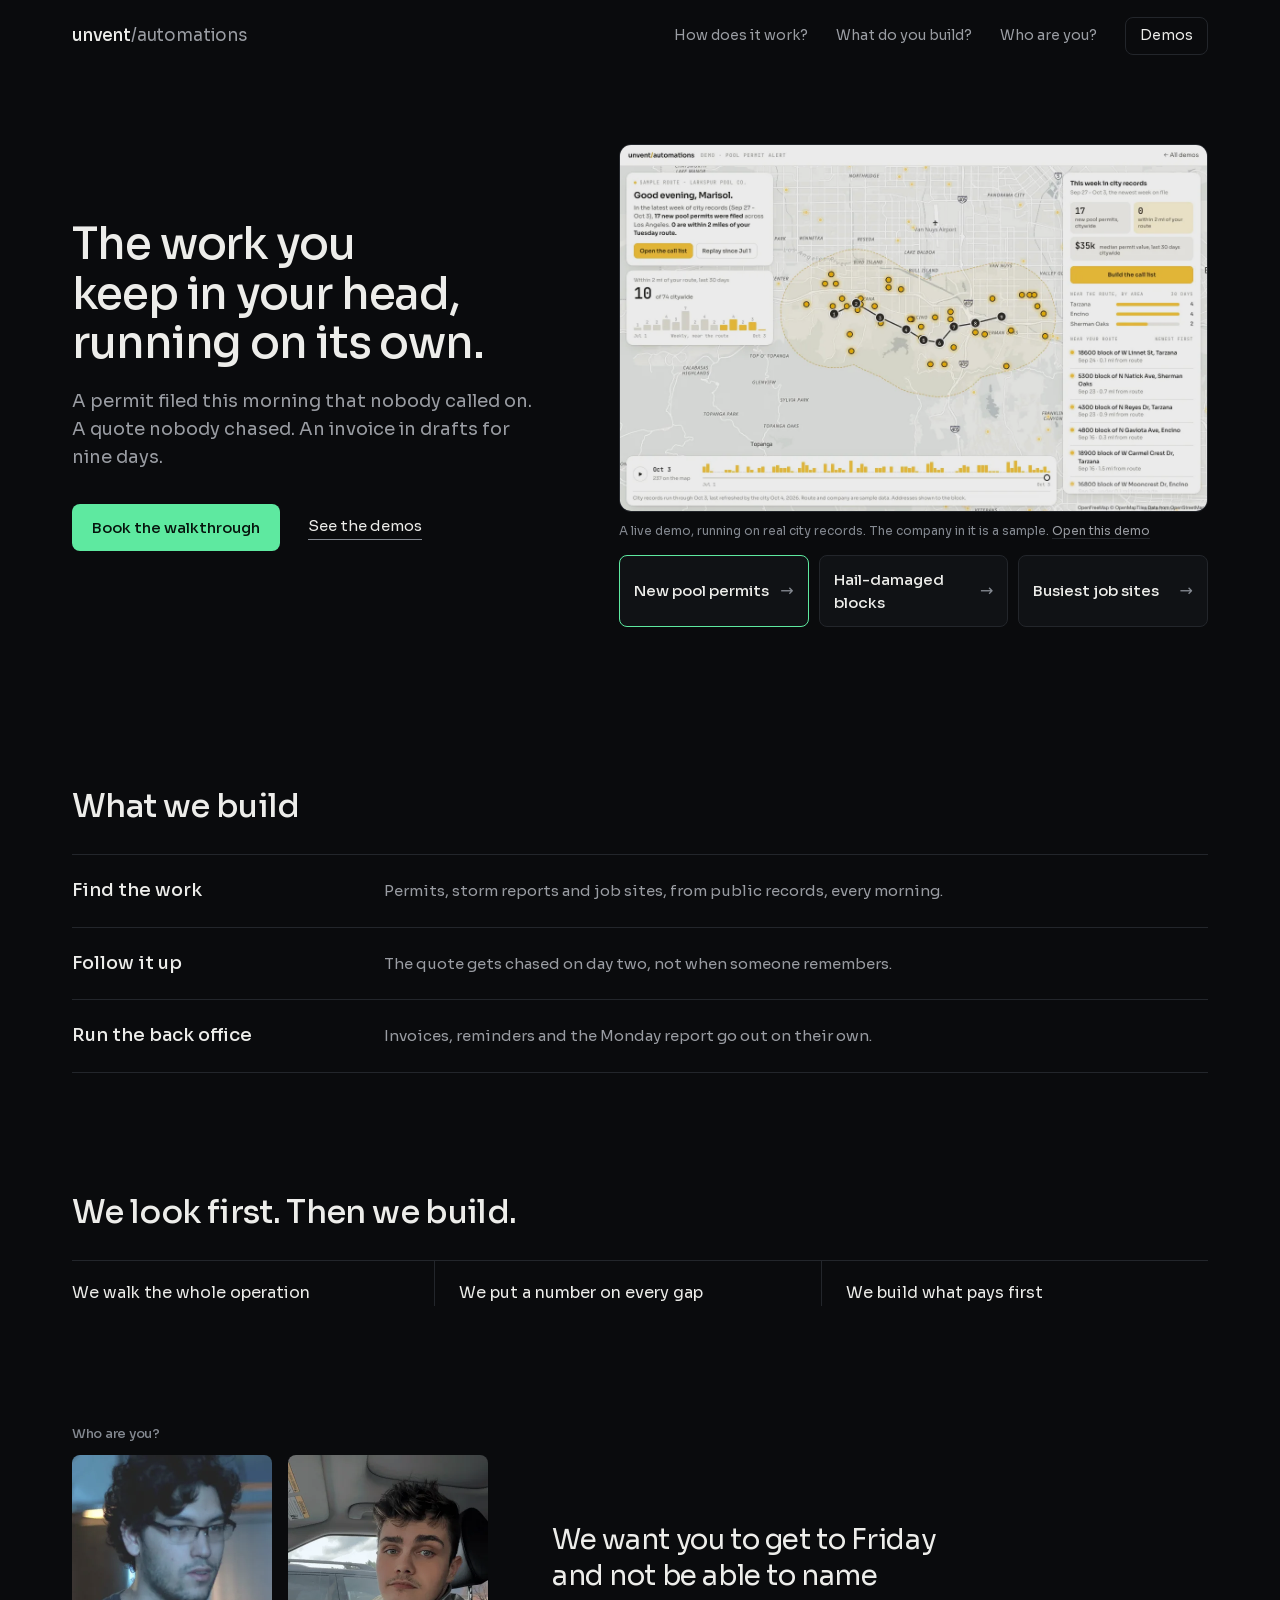
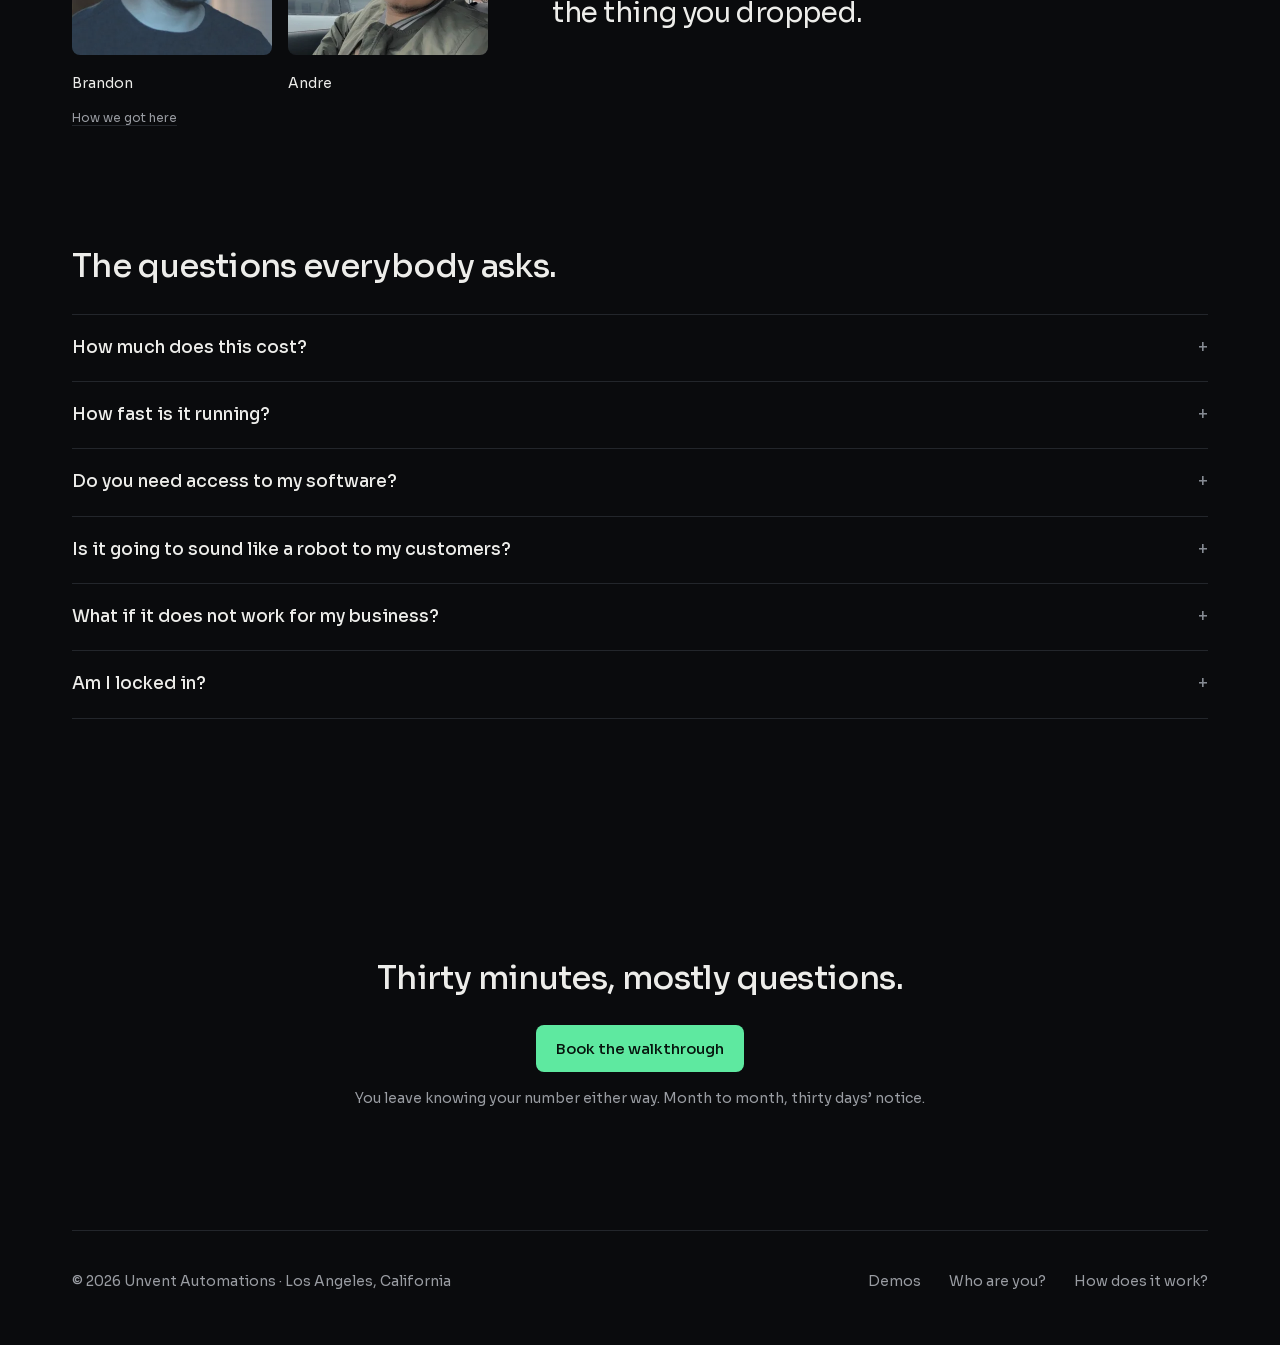
<file: index.html>
<!doctype html>
<html lang="en">
<head>
<meta charset="utf-8">
<meta name="viewport" content="width=device-width,initial-scale=1">
<title>Unvent Automations - The work you keep in your head, running on its own</title>
<meta name="description" content="We find new work in public records, follow up every quote, and run the back office. See live demos on real city records, then book a walkthrough.">
<link rel="canonical" href="https://unventautomations.com/">
<meta name="theme-color" content="#0A0B0D">
<meta name="color-scheme" content="dark">
<meta name="robots" content="index,follow,max-image-preview:large">
<meta property="og:type" content="website">
<meta property="og:site_name" content="Unvent Automations">
<meta property="og:title" content="The work you keep in your head, running on its own">
<meta property="og:description" content="We walk your whole operation, put a dollar number on what it is quietly losing, and build the systems that close the gap.">
<meta property="og:url" content="https://unventautomations.com/">
<meta property="og:image" content="https://unventautomations.com/og-image.png?v3">
<meta name="twitter:card" content="summary_large_image">
<meta name="twitter:title" content="The work you keep in your head, running on its own">
<meta name="twitter:description" content="We walk your whole operation, put a dollar number on what it is quietly losing, and build the systems that close the gap.">
<meta name="twitter:image" content="https://unventautomations.com/og-image.png?v3">
<link rel="icon" href="/favicon.ico" sizes="48x48">
<link rel="icon" href="/favicon-96.png" type="image/png" sizes="96x96">
<link rel="icon" href="/favicon-192.png" type="image/png" sizes="192x192">
<link rel="apple-touch-icon" href="/apple-touch-icon.png">
<link rel="preload" href="/fonts/sora-400.woff2" as="font" type="font/woff2" crossorigin>
<link rel="preload" href="/fonts/sora-500.woff2" as="font" type="font/woff2" crossorigin>
<link rel="preload" as="image" href="/img/demo-pool-permits.webp" media="(min-width:641px)" fetchpriority="high">
<link rel="preload" as="image" href="/img/demo-pool-permits-m.webp" media="(max-width:640px)" fetchpriority="high">
<link rel="stylesheet" href="/home.css">
</head>
<body>
<a class="skip" href="#main">Skip to content</a>
<div class="w">
<nav aria-label="Primary">
  <a class="mark" href="/">unvent<span>/automations</span></a>
  <a class="ghost" href="/demos/">Demos</a>
  <div class="links"><a href="#how">How does it work?</a><a href="#build">What do you build?</a><a href="#who">Who are you?</a></div>
</nav>
</div>
<main id="main">
<div class="w"><header class="hero">
  <div>
    <h1>The work you keep in your head, running on its own.</h1>
    <p class="sub">A permit filed this morning that nobody called on. A quote nobody chased. An invoice in drafts for nine days.</p>
    <div class="cta"><a class="btn" href="https://calendly.com/andre-unventautomations/30min">Book the walkthrough</a><a class="tl" href="/demos/">See the demos</a></div>
  </div>
  <div>
    <div class="shot">
      <picture>
        <source id="demo-m" media="(max-width:640px)" srcset="/img/demo-pool-permits-m.webp" width="390" height="760">
        <img id="demo" src="/img/demo-pool-permits.webp" width="1280" height="800" fetchpriority="high" alt="Live pool permit demo: new pool permits from Los Angeles city records on a map near a sample route, with a call list">
      </picture>
    </div>
    <p class="cap">A live demo, running on real city records. The company in it is a sample. <a id="demo-link" href="/demos/pool-permits/">Open this demo</a></p>
    <div class="tiles" role="group" aria-label="Choose a demo">
      <button class="tile on" type="button" aria-pressed="true" data-s="pool-permits" data-alt="Live pool permit demo: new pool permits from Los Angeles city records on a map near a sample route, with a call list"><span class="t">New pool permits</span><span class="ar" aria-hidden="true">&rarr;</span></button>
      <button class="tile" type="button" aria-pressed="false" data-s="hail-leads" data-alt="Live hail demo: homes hit by a storm, from radar and county records, ranked by street"><span class="t">Hail-damaged blocks</span><span class="ar" aria-hidden="true">&rarr;</span></button>
      <button class="tile" type="button" aria-pressed="false" data-s="lunch-sites" data-alt="Live job-site demo: busy Los Angeles construction sites from city inspection records, near a sample depot, for lunch trucks"><span class="t">Busiest job sites</span><span class="ar" aria-hidden="true">&rarr;</span></button>
    </div>
  </div>
</header></div>

<section id="build"><div class="w"><h2>What we build</h2><div class="rows">
  <div><h3>Find the work</h3><p>Permits, storm reports and job sites, from public records, every morning.</p></div>
  <div><h3>Follow it up</h3><p>The quote gets chased on day two, not when someone remembers.</p></div>
  <div><h3>Run the back office</h3><p>Invoices, reminders and the Monday report go out on their own.</p></div>
</div></div></section>

<section id="how" style="padding-top:0"><div class="w"><h2>We look first. Then we build.</h2><ol class="steps">
  <li>We walk the whole operation</li><li>We put a number on every gap</li><li>We build what pays first</li>
</ol></div></section>

<section id="who" style="padding-top:0"><div class="w who">
  <div><h2 class="eyebrow">Who are you?</h2><div class="ppl">
    <figure><img src="/img/brandon.webp" width="200" height="200" loading="lazy" alt="Brandon Shin, co-founder of Unvent Automations"><figcaption>Brandon</figcaption></figure>
    <figure><img src="/img/andre.webp" width="200" height="200" loading="lazy" alt="Andre, co-founder of Unvent Automations"><figcaption>Andre</figcaption></figure>
  </div><p class="cap" style="margin-top:14px"><a href="/about/">How we got here</a></p></div>
  <p class="quote">We want you to get to Friday and not be able to name the thing you dropped.</p>
</div></section>

<section id="faq" style="padding-top:0"><div class="w"><h2>The questions everybody asks.</h2><div class="faq">
<details>
<summary>How much does this cost?</summary>
<p>Every build is quoted after the walkthrough, from what we find. Some are a flat build fee, some are paid out of what the system brings back. On top of the build there is a monthly retainer that scales with how much we are running for you. We will not quote you before we have looked at your operation, because a number we made up is worse than no number at all.</p>
</details>
<details>
<summary>How fast is it running?</summary>
<p>The first pieces are live in about a week. We start with whatever we can prove is losing you money fastest, usually the phone, and build out from there.</p>
</details>
<details>
<summary>Do you need access to my software?</summary>
<p>Usually less than people expect. A lot of what we build runs alongside what you already have rather than inside it. Where we do need to connect something, we tell you exactly what and why before it gets built, and you can say no to any piece of it. Nothing gets access it does not need. If a fix genuinely requires writing into your dispatch, booking or accounting system, that is a separate conversation and a separate quote, and we would tell you that up front rather than after.</p>
</details>
<details>
<summary>Is it going to sound like a robot to my customers?</summary>
<p>Most of what we build your customers never see or hear at all. Invoicing, scheduling, reporting and the handoffs between your own people all happen behind the scenes. Where something does talk to a customer, it answers immediately, it knows what you sell and what you charge, and it asks what your front desk would ask. It will not pretend to be something it is not, diagnose a problem, or quote a price. And if your customers would genuinely be better served by a person on that line, we will tell you that.</p>
</details>
<details>
<summary>What if it does not work for my business?</summary>
<p>The agreement is month to month and either of us can end it with thirty days' notice. You are not signing up for a year. The setup fee covers work that has already been done, so it is not refundable once we have started, and we would rather say that plainly now than surprise you with it later. If we do not think we can help you, we will tell you on the first call, before you have paid anything.</p>
</details>
<details>
<summary>Am I locked in?</summary>
<p>No. Month to month, thirty days' notice, and if you ever leave, the phone number we set up gets ported to you. You keep it. We are not going to hold your number hostage to keep your business.</p>
</details>
</div></div></section>

<section id="book" class="close"><div class="w"><h2>Thirty minutes, mostly questions.</h2><a class="btn" href="https://calendly.com/andre-unventautomations/30min">Book the walkthrough</a><p>You leave knowing your number either way. Month to month, thirty days&rsquo; notice.</p></div></section>
</main>

<div class="w"><footer><span>&copy; <span id="yy">2026</span> Unvent Automations &middot; Los Angeles, California</span><div class="links"><a href="/demos/">Demos</a><a href="/about/">Who are you?</a><a href="#how">How does it work?</a></div></footer></div>

<script type="application/ld+json">{"@context":"https://schema.org","@graph":[{"@type":["Organization","ProfessionalService"],"@id":"https://unventautomations.com/#org","name":"Unvent Automations","url":"https://unventautomations.com/","logo":"https://unventautomations.com/favicon-512.png","image":"https://unventautomations.com/og-image.png","description":"Operations firm in Los Angeles. We find new work in public records, follow up every quote, and run the back office: the phone, quotes, follow-ups, invoicing, scheduling, and reporting. Every build is quoted after a walkthrough of the whole operation.","knowsAbout":["business process automation","operations automation","workflow automation","lead generation from public records","quote follow-up","invoice automation"],"areaServed":{"@type":"City","name":"Los Angeles"},"priceRange":"Quoted after a walkthrough","address":{"@type":"PostalAddress","addressLocality":"Los Angeles","addressRegion":"CA","addressCountry":"US"}},{"@type":"WebSite","@id":"https://unventautomations.com/#site","url":"https://unventautomations.com/","name":"Unvent Automations","publisher":{"@id":"https://unventautomations.com/#org"}},{"@type":"FAQPage","mainEntity":[{"@type":"Question","name":"How much does this cost?","acceptedAnswer":{"@type":"Answer","text":"Every build is quoted after the walkthrough, from what we find. Some are a flat build fee, some are paid out of what the system brings back. On top of the build there is a monthly retainer that scales with how much we are running for you. We will not quote you before we have looked at your operation, because a number we made up is worse than no number at all."}},{"@type":"Question","name":"How fast is it running?","acceptedAnswer":{"@type":"Answer","text":"The first pieces are live in about a week. We start with whatever we can prove is losing you money fastest, usually the phone, and build out from there."}},{"@type":"Question","name":"Do you need access to my software?","acceptedAnswer":{"@type":"Answer","text":"Usually less than people expect. A lot of what we build runs alongside what you already have rather than inside it. Where we do need to connect something, we tell you exactly what and why before it gets built, and you can say no to any piece of it. Nothing gets access it does not need."}},{"@type":"Question","name":"Is it going to sound like a robot to my customers?","acceptedAnswer":{"@type":"Answer","text":"Most of what we build your customers never see or hear at all. Invoicing, scheduling, reporting and the handoffs between your own people all happen behind the scenes. Where something does talk to a customer, it answers immediately, it knows what you sell and what you charge, and it asks what your front desk would ask."}},{"@type":"Question","name":"What if it does not work for my business?","acceptedAnswer":{"@type":"Answer","text":"The agreement is month to month and either of us can end it with thirty days' notice. You are not signing up for a year. If we do not think we can help you, we will tell you on the first call, before you have paid anything."}},{"@type":"Question","name":"Am I locked in?","acceptedAnswer":{"@type":"Answer","text":"No. Month to month, thirty days' notice, and if you ever leave, the phone number we set up gets ported to you. You keep it."}}]}]}</script>
<script>
document.getElementById("yy").textContent=new Date().getFullYear();
["hail-leads","lunch-sites"].forEach(s=>{new Image().src="/img/demo-"+s+".webp";new Image().src="/img/demo-"+s+"-m.webp"});
const img=document.getElementById("demo"),src=document.getElementById("demo-m"),lnk=document.getElementById("demo-link");
document.querySelectorAll(".tile").forEach(t=>t.addEventListener("click",()=>{
  img.src="/img/demo-"+t.dataset.s+".webp";src.srcset="/img/demo-"+t.dataset.s+"-m.webp";img.alt=t.dataset.alt;lnk.href="/demos/"+t.dataset.s+"/";
  document.querySelectorAll(".tile").forEach(x=>{const on=x===t;x.classList.toggle("on",on);x.setAttribute("aria-pressed",on)});
}));
</script>
</body>
</html>
</file>
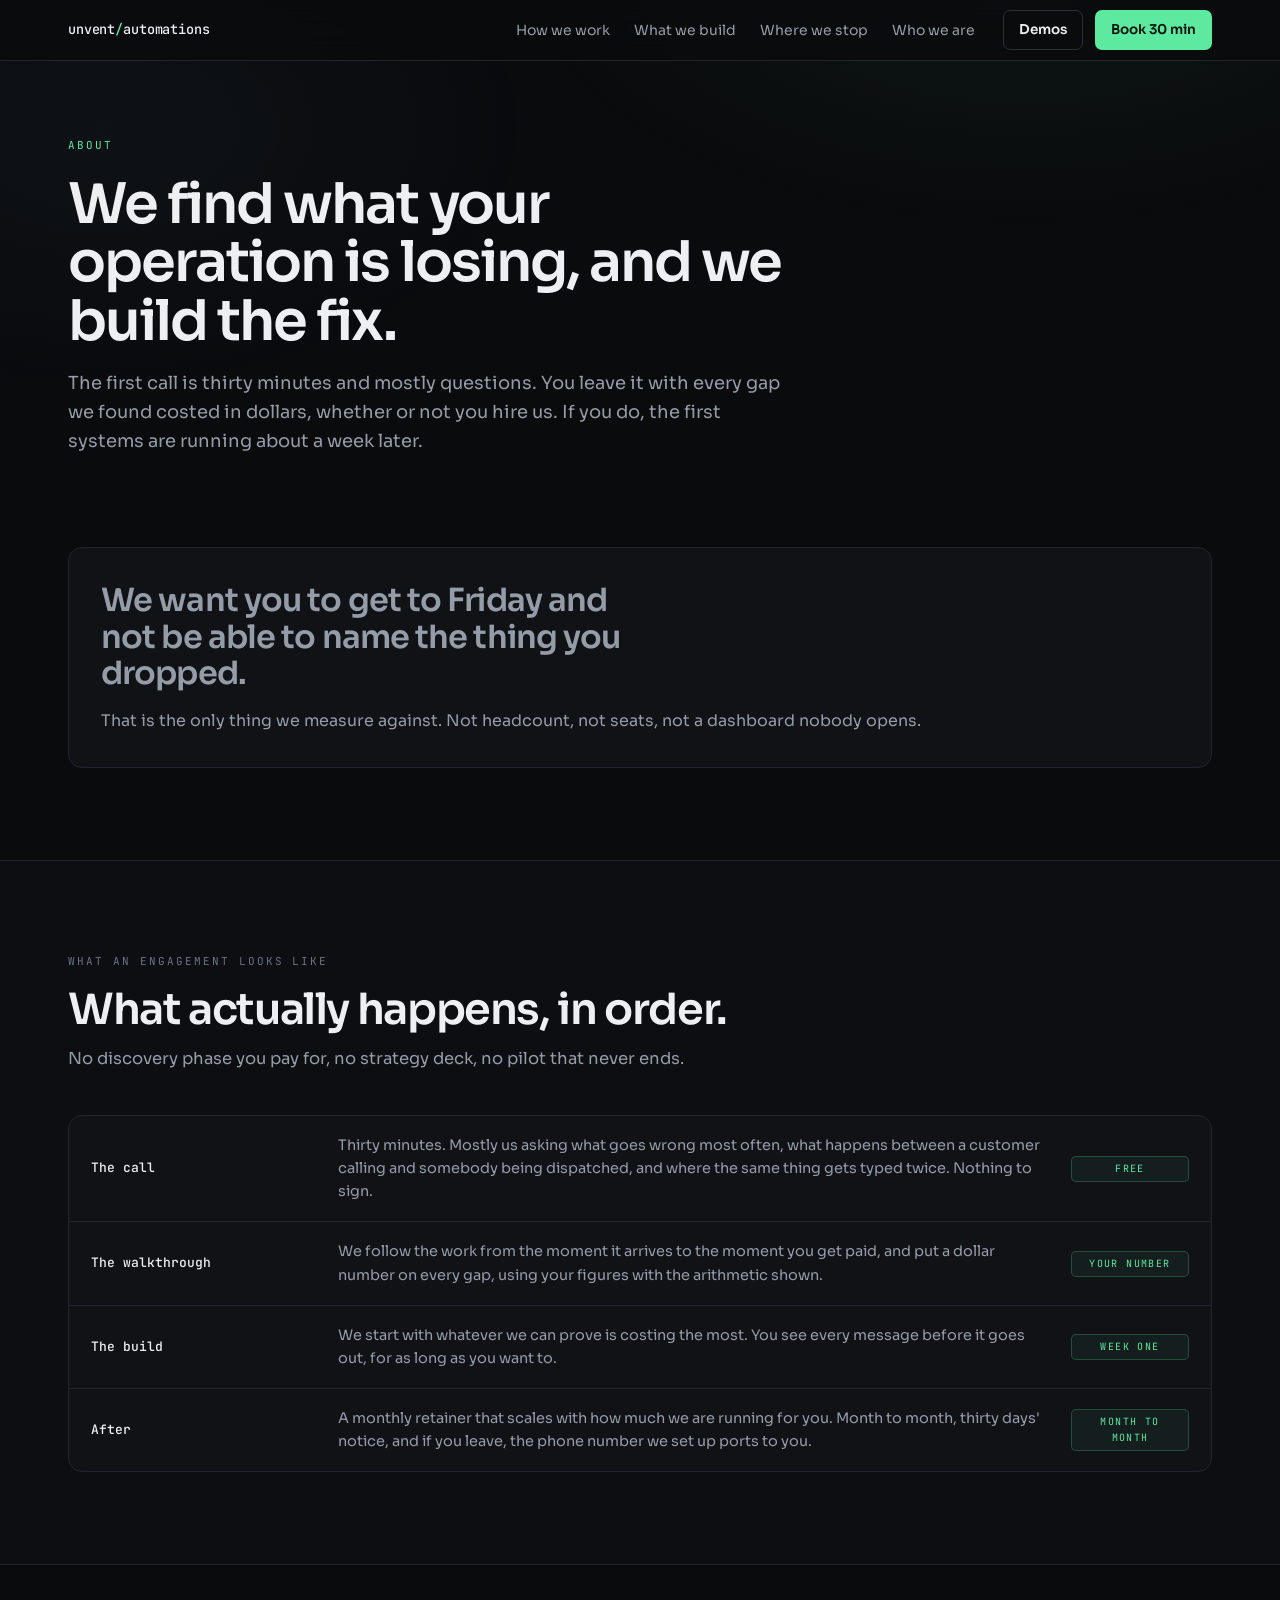
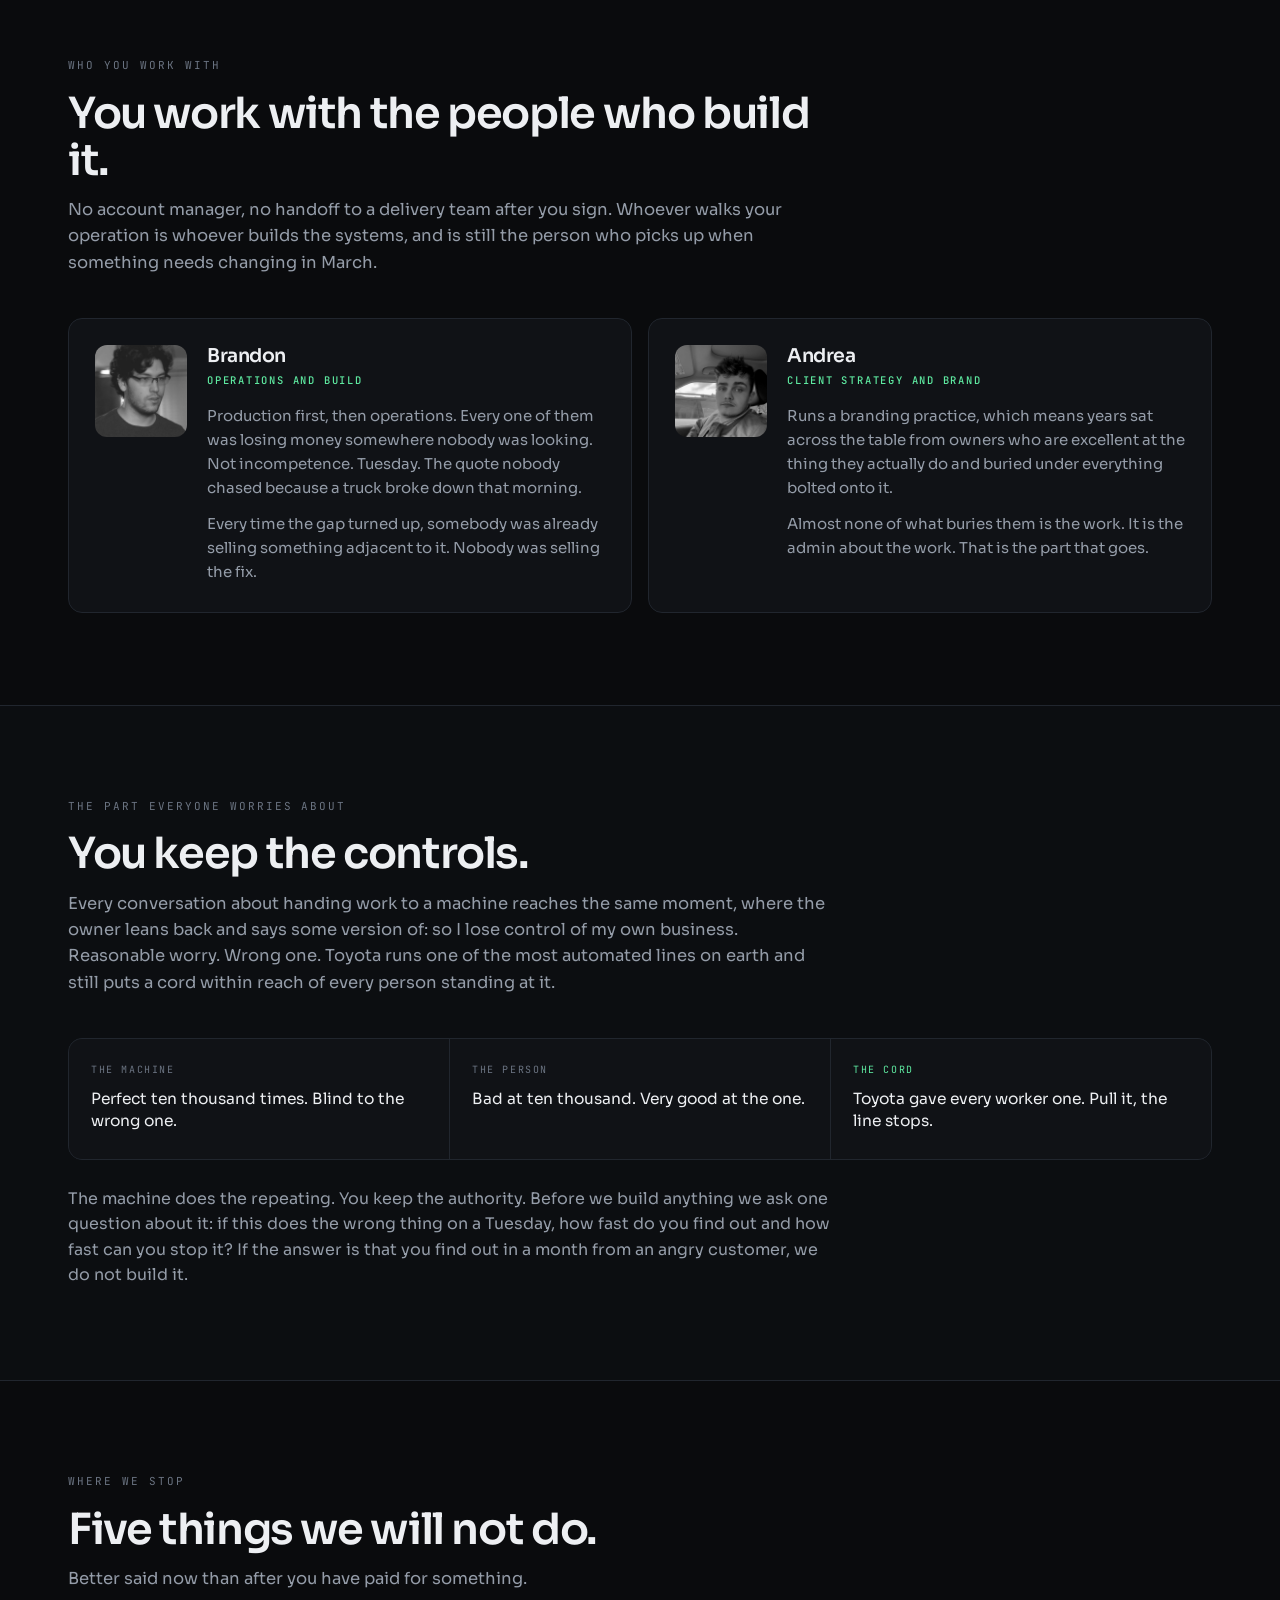
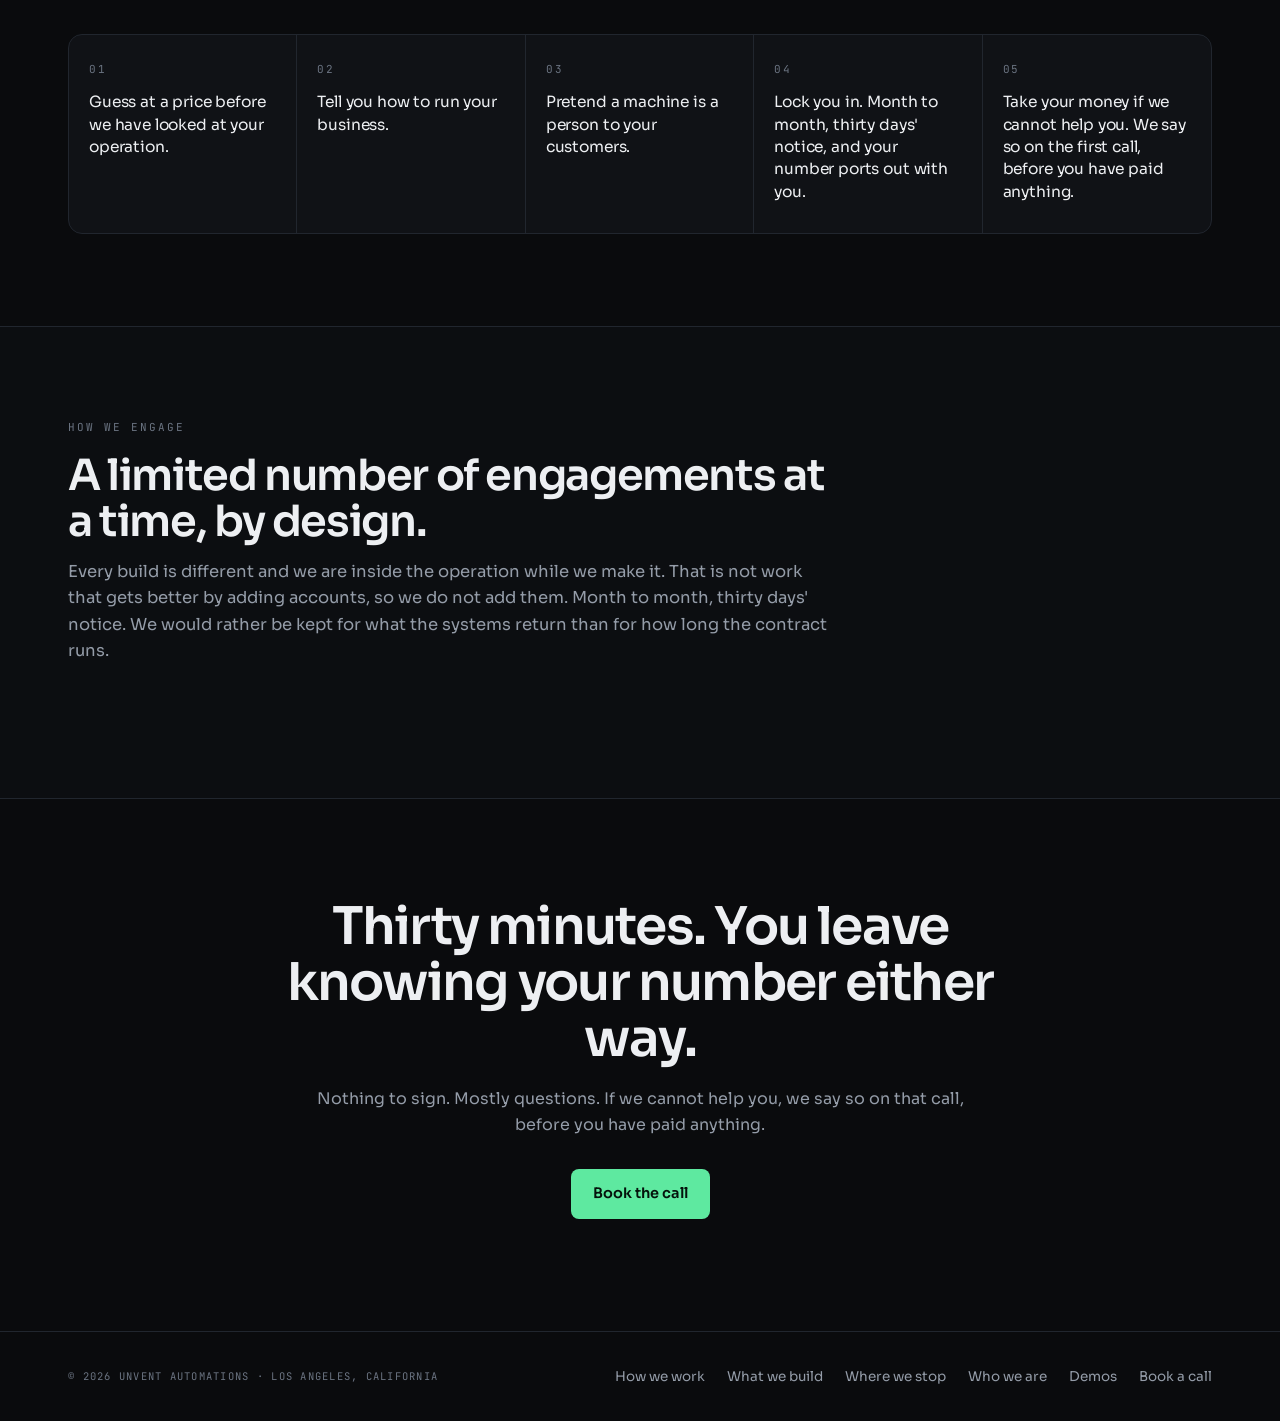
<file: about/index.html>
<!doctype html>
<html lang="en">
<head>
<meta charset="utf-8">
<meta name="viewport" content="width=device-width,initial-scale=1">
<title>Who we are - Unvent Automations</title>
<meta name="description" content="We walk your operation, cost every gap in dollars, and build the fix. What an engagement looks like, who you work with, and the five things we will not do.">
<link rel="canonical" href="https://unventautomations.com/about/">
<meta name="theme-color" content="#0A0B0D">
<meta name="color-scheme" content="dark">
<meta property="og:type" content="website">
<meta property="og:site_name" content="Unvent Automations">
<meta property="og:title" content="Who we are - Unvent Automations">
<meta property="og:description" content="We find what your operation is losing, and we build the fix.">
<meta property="og:url" content="https://unventautomations.com/about/">
<meta property="og:image" content="https://unventautomations.com/og-about.png?v2">
<meta name="twitter:card" content="summary_large_image">
<meta name="twitter:title" content="Who we are - Unvent Automations">
<meta name="twitter:description" content="We find what your operation is losing, and we build the fix.">
<meta name="twitter:image" content="https://unventautomations.com/og-about.png?v2">
<link rel="icon" href="/favicon.ico" sizes="48x48">
<link rel="icon" href="/favicon-96.png" type="image/png" sizes="96x96">
<link rel="icon" href="/favicon-192.png" type="image/png" sizes="192x192">
<link rel="apple-touch-icon" href="/apple-touch-icon.png">
<link rel="preconnect" href="https://fonts.googleapis.com">
<link rel="preconnect" href="https://fonts.gstatic.com" crossorigin>
<link href="https://fonts.googleapis.com/css2?family=JetBrains+Mono:wght@400;500&family=Sora:wght@400;500;600&display=swap" rel="stylesheet">
<link rel="stylesheet" href="/f.css">
</head>
<body>
<a class="skip" href="#main">Skip to content</a>

<nav aria-label="Primary"><div class="wrap">
  <a class="brand" href="/">unvent<span>/</span>automations</a>
  <div class="links">
    <a href="/#how">How we work</a>
    <a href="/#build">What we build</a>
    <a href="/#limits">Where we stop</a>
    <a href="/about/">Who we are</a>
  </div>
  <a href="/demos/" class="ndemo">Demos</a>
  <a href="https://calendly.com/andre-unventautomations/30min" class="ncta">Book<span class="nx"> 30 min</span></a>
</div></nav>

<main id="main">

<header class="pagehead"><div class="wrap">
  <p class="e">About</p>
  <h1>We find what your operation is losing, and we build the fix.</h1>
  <p class="sub">The first call is thirty minutes and mostly questions. You leave it with every gap we found costed in dollars, whether or not you hire us. If you do, the first systems are running about a week later.</p>
</div></header>

<section><div class="wrap">
  <div class="quoteblock">
    <p class="q">We want you to get to Friday and not be able to name the thing you dropped.</p>
    <p>That is the only thing we measure against. Not headcount, not seats, not a dashboard nobody opens.</p>
  </div>
</div></section>

<section class="band"><div class="wrap">
  <div class="shead">
    <p class="e">What an engagement looks like</p>
    <h2>What actually happens, in order.</h2>
    <p>No discovery phase you pay for, no strategy deck, no pilot that never ends.</p>
  </div>
  <div class="rows">
    <div class="r"><span class="nm">The call</span><p>Thirty minutes. Mostly us asking what goes wrong most often, what happens between a customer calling and somebody being dispatched, and where the same thing gets typed twice. Nothing to sign.</p><span class="s">Free</span></div>
    <div class="r"><span class="nm">The walkthrough</span><p>We follow the work from the moment it arrives to the moment you get paid, and put a dollar number on every gap, using your figures with the arithmetic shown.</p><span class="s">Your number</span></div>
    <div class="r"><span class="nm">The build</span><p>We start with whatever we can prove is costing the most. You see every message before it goes out, for as long as you want to.</p><span class="s">Week one</span></div>
    <div class="r"><span class="nm">After</span><p>A monthly retainer that scales with how much we are running for you. Month to month, thirty days' notice, and if you leave, the phone number we set up ports to you.</p><span class="s">Month to month</span></div>
  </div>
</div></section>

<section><div class="wrap">
  <div class="shead">
    <p class="e">Who you work with</p>
    <h2>You work with the people who build it.</h2>
    <p>No account manager, no handoff to a delivery team after you sign. Whoever walks your operation is whoever builds the systems, and is still the person who picks up when something needs changing in March.</p>
  </div>
  <div class="people">
    <article class="person">
      <img src="/team/brandon.jpg" alt="Brandon" width="760" height="760" loading="lazy" decoding="async">
      <div class="pb">
        <p class="nm">Brandon</p>
        <p class="q">Operations and build</p>
        <p>Production first, then operations. Every one of them was losing money somewhere nobody was looking. Not incompetence. Tuesday. The quote nobody chased because a truck broke down that morning.</p>
        <p>Every time the gap turned up, somebody was already selling something adjacent to it. Nobody was selling the fix.</p>
      </div>
    </article>
    <article class="person">
      <img src="/team/andrea.jpg" alt="Andrea" width="760" height="760" loading="lazy" decoding="async">
      <div class="pb">
        <p class="nm">Andrea</p>
        <p class="q">Client strategy and brand</p>
        <p>Runs a branding practice, which means years sat across the table from owners who are excellent at the thing they actually do and buried under everything bolted onto it.</p>
        <p>Almost none of what buries them is the work. It is the admin about the work. That is the part that goes.</p>
      </div>
    </article>
  </div>
</div></section>

<section class="band"><div class="wrap">
  <div class="shead">
    <p class="e">The part everyone worries about</p>
    <h2>You keep the controls.</h2>
    <p>Every conversation about handing work to a machine reaches the same moment, where the owner leans back and says some version of: so I lose control of my own business. Reasonable worry. Wrong one. Toyota runs one of the most automated lines on earth and still puts a cord within reach of every person standing at it.</p>
  </div>
  <div class="cord3">
    <div class="c3"><p class="k">The machine</p><p>Perfect ten thousand times. Blind to the wrong one.</p></div>
    <div class="c3"><p class="k">The person</p><p>Bad at ten thousand. Very good at the one.</p></div>
    <div class="c3"><p class="k">The cord</p><p>Toyota gave every worker one. Pull it, the line stops.</p></div>
  </div>
  <p class="after">The machine does the repeating. You keep the authority. Before we build anything we ask one question about it: if this does the wrong thing on a Tuesday, how fast do you find out and how fast can you stop it? If the answer is that you find out in a month from an angry customer, we do not build it.</p>
</div></section>

<section><div class="wrap">
  <div class="shead">
    <p class="e">Where we stop</p>
    <h2>Five things we will not do.</h2>
    <p>Better said now than after you have paid for something.</p>
  </div>
  <div class="lim">
    <div class="li"><span class="n">01</span><p>Guess at a price before we have looked at your operation.</p></div>
    <div class="li"><span class="n">02</span><p>Tell you how to run your business.</p></div>
    <div class="li"><span class="n">03</span><p>Pretend a machine is a person to your customers.</p></div>
    <div class="li"><span class="n">04</span><p>Lock you in. Month to month, thirty days' notice, and your number ports out with you.</p></div>
    <div class="li"><span class="n">05</span><p>Take your money if we cannot help you. We say so on the first call, before you have paid anything.</p></div>
  </div>
</div></section>

<section class="band"><div class="wrap">
  <div class="shead">
    <p class="e">How we engage</p>
    <h2>A limited number of engagements at a time, by design.</h2>
    <p>Every build is different and we are inside the operation while we make it. That is not work that gets better by adding accounts, so we do not add them. Month to month, thirty days' notice. We would rather be kept for what the systems return than for how long the contract runs.</p>
  </div>
</div></section>

<section id="book" class="close"><div class="wrap">
  <h2>Thirty minutes. You leave knowing your number either way.</h2>
  <p>Nothing to sign. Mostly questions. If we cannot help you, we say so on that call, before you have paid anything.</p>
  <a class="b fill" href="https://calendly.com/andre-unventautomations/30min">Book the call</a>
</div></section>

</main>

<footer><div class="wrap">
  <span class="c">&copy; <span id="yy">2026</span> Unvent Automations &middot; Los Angeles, California</span>
  <div class="fl">
    <a href="/#how">How we work</a>
    <a href="/#build">What we build</a>
    <a href="/#limits">Where we stop</a>
    <a href="/about/">Who we are</a>
    <a href="/demos/">Demos</a>
    <a href="https://calendly.com/andre-unventautomations/30min">Book a call</a>
  </div>
</div></footer>

<script>document.getElementById('yy').textContent=new Date().getFullYear();</script>
</body></html>
</file>
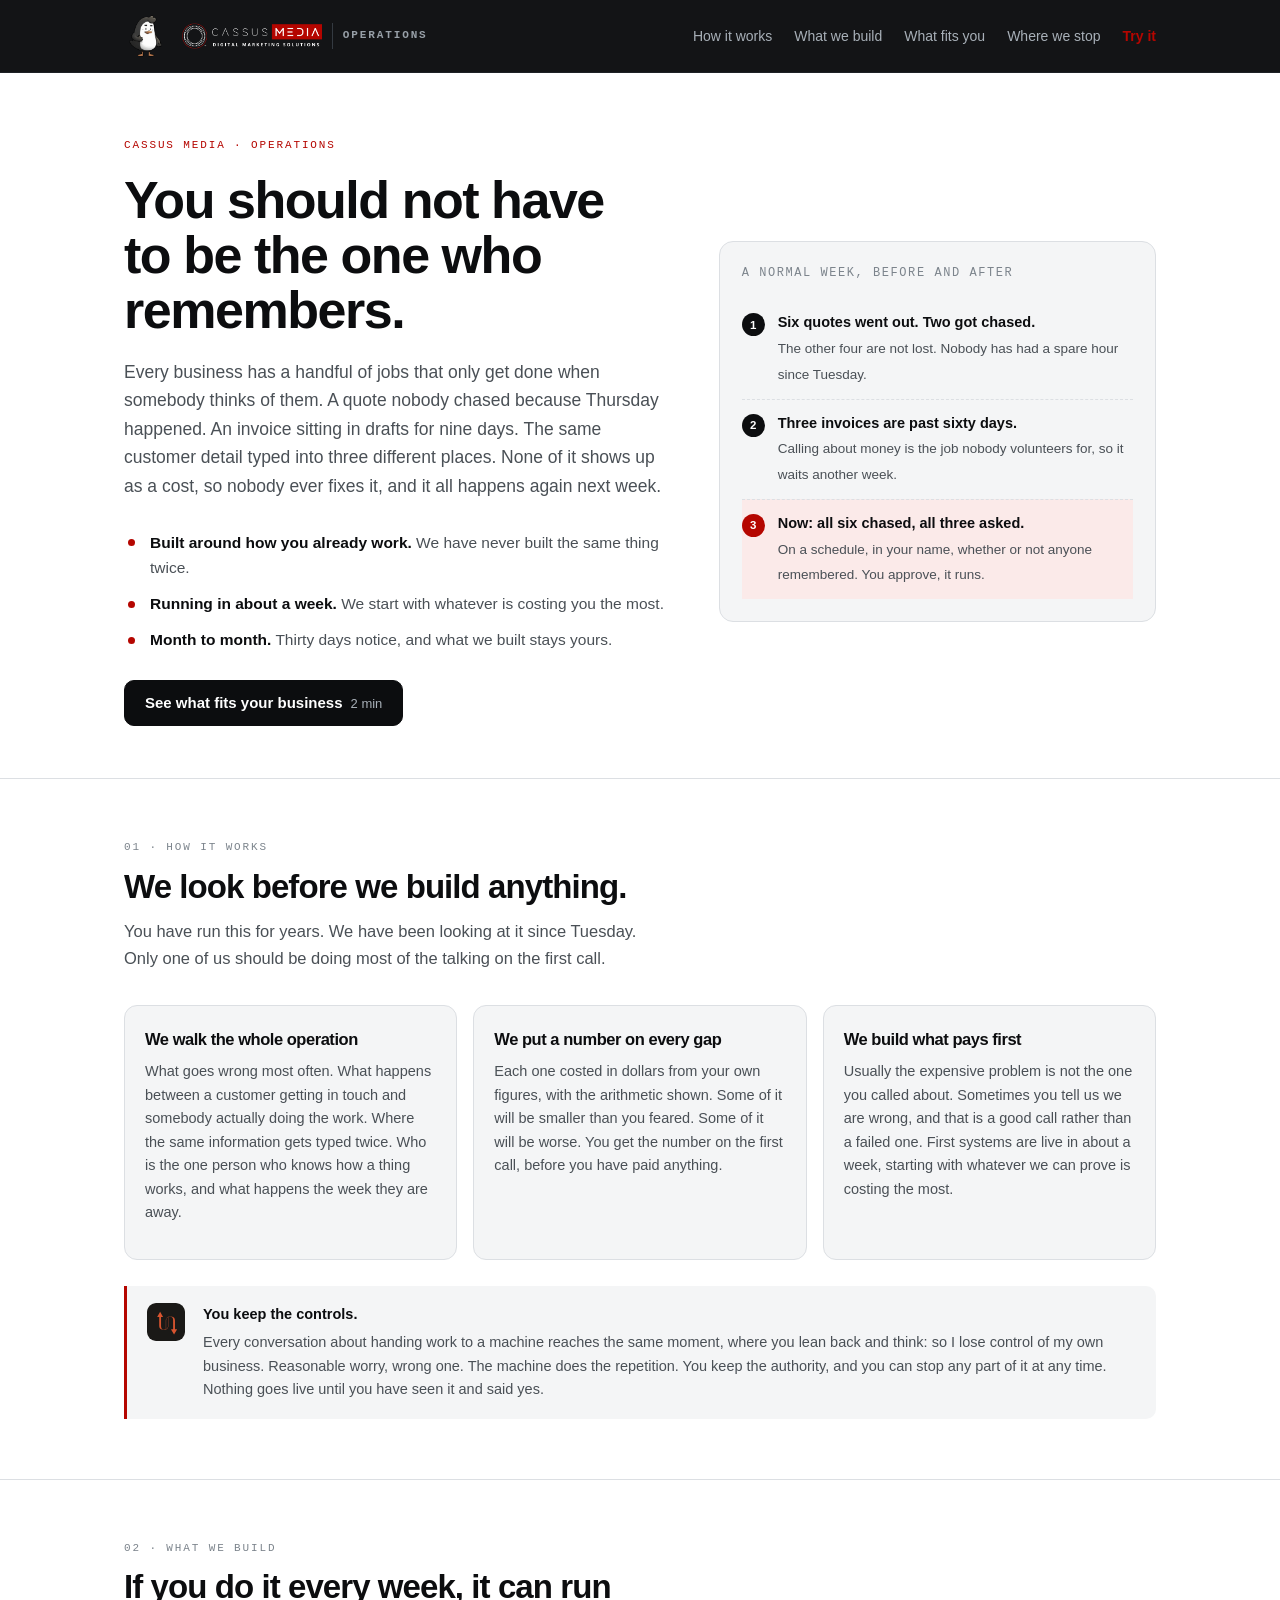
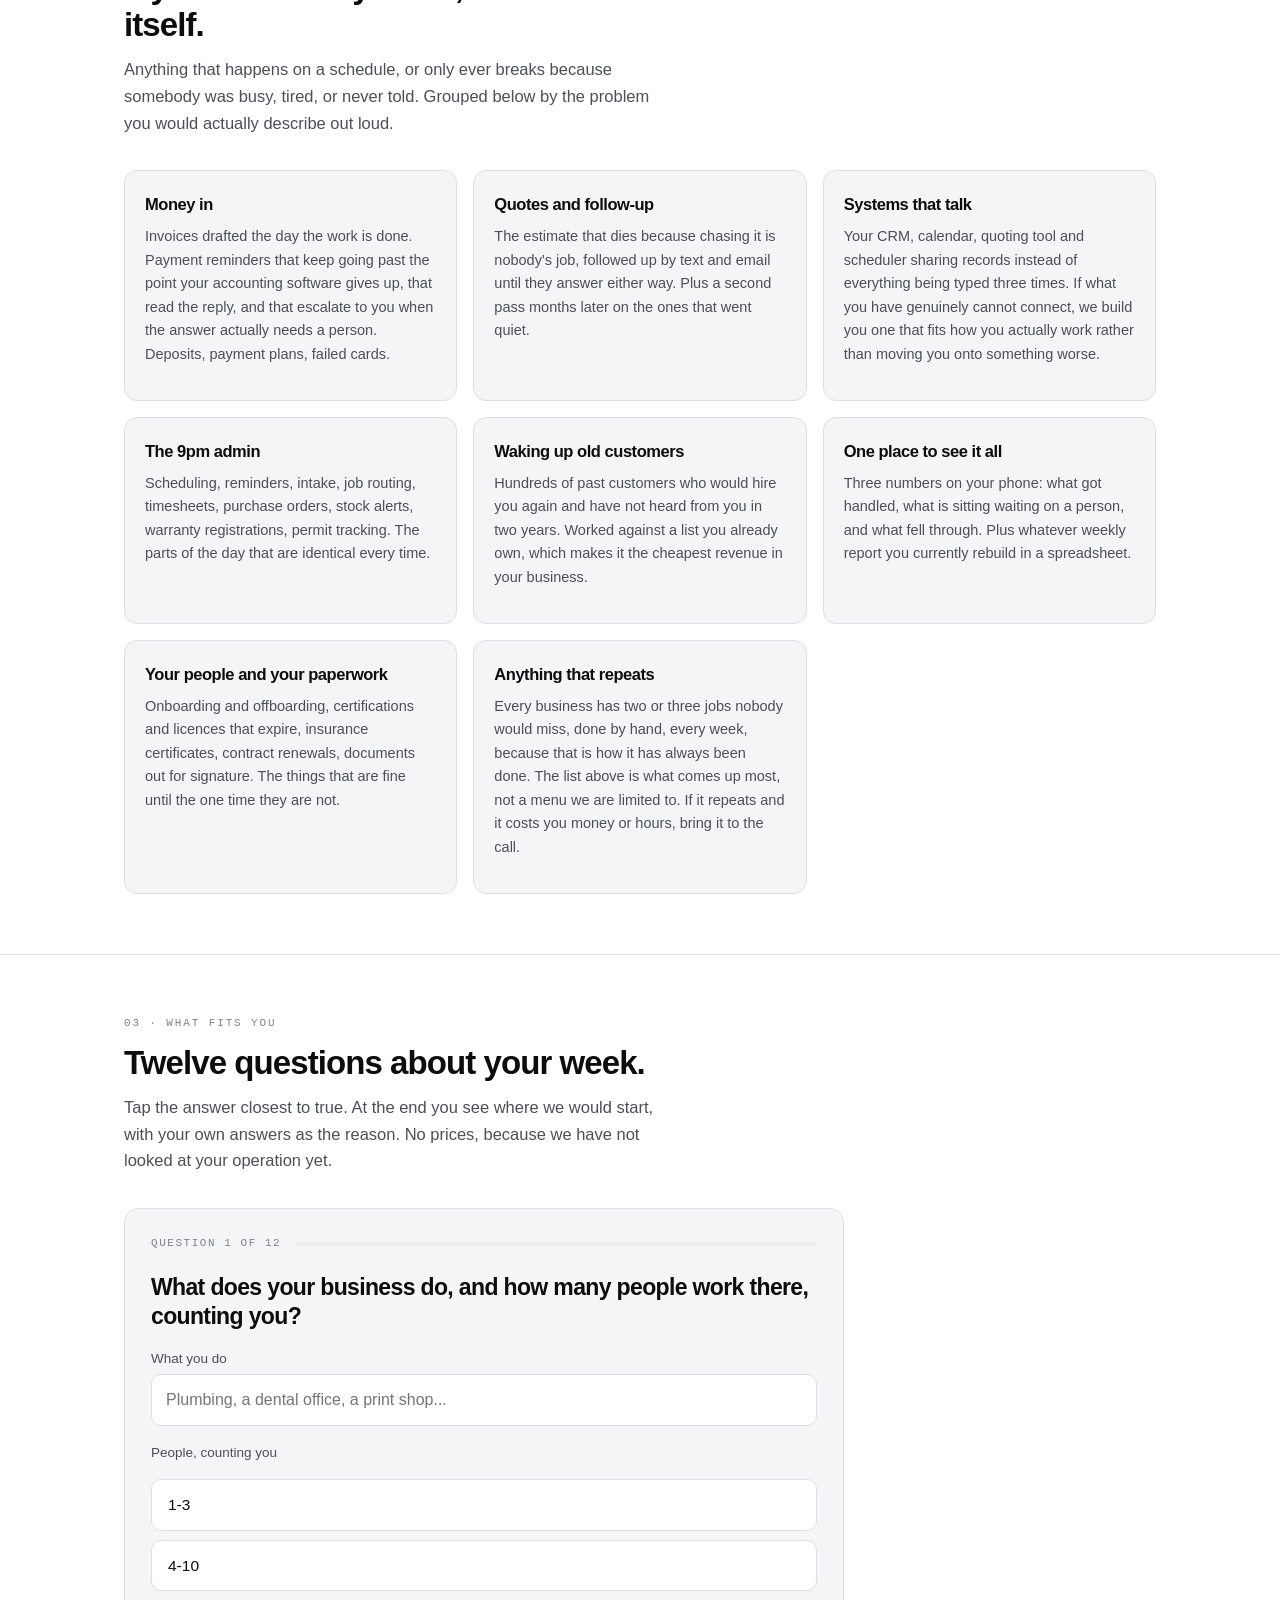
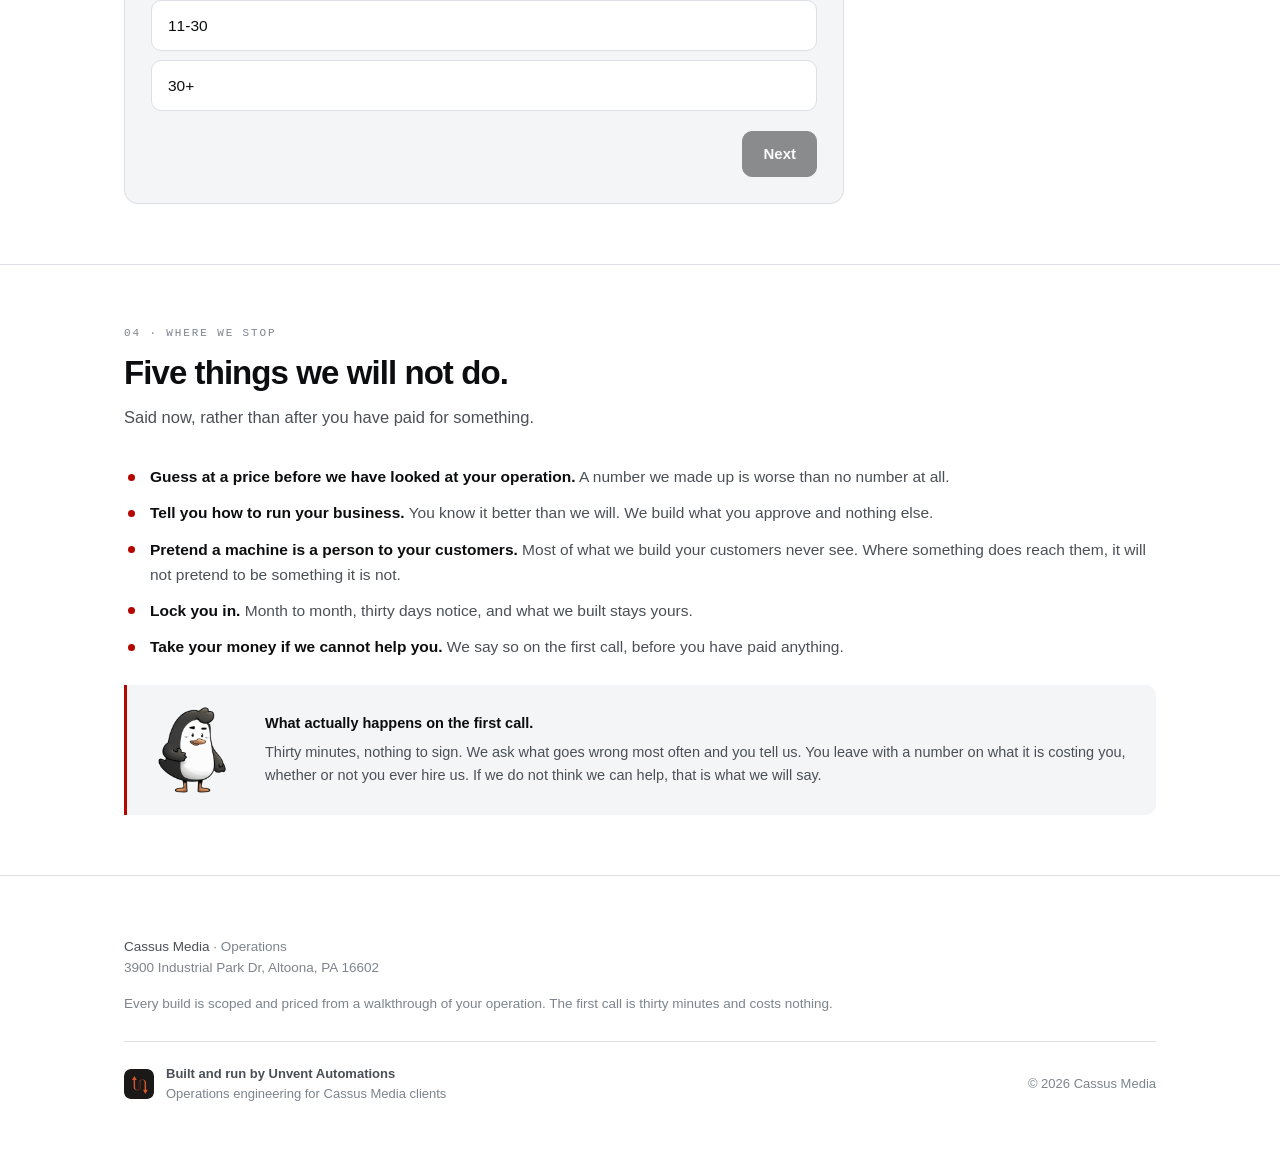
<file: cassus/index.html>
<!DOCTYPE html>
<html lang="en">
<head>
<meta charset="utf-8">
<meta name="viewport" content="width=device-width,initial-scale=1">
<meta name="robots" content="noindex,nofollow">
<title>Cassus Media · Operations</title>
<meta name="description" content="Cassus Media Operations. The repeat work in your business, running on its own.">
<style>
:root{
  color-scheme:light only;
  --ink:#0C0D0F; --ink-2:#4A5056; --ink-3:#7C848C;
  --paper:#FFFFFF; --paper-2:#F4F5F6; --paper-3:#EAECEE;
  --line:#DCDFE3; --line-2:#C6CBD1;
  --beak:#B50600; --beak-soft:#FBEAE9;
  --ice:#2B6E8F; --ice-soft:#EAF2F6;
  --go:#1E7A52;
  --sans:'Inter',-apple-system,BlinkMacSystemFont,"Segoe UI",Roboto,Helvetica,Arial,sans-serif;
  --mono:ui-monospace,SFMono-Regular,"SF Mono",Menlo,Consolas,monospace;
}
*{box-sizing:border-box}
html{background:#FFFFFF}
body{margin:0;background:var(--paper);color:var(--ink);font-family:var(--sans);
  font-size:16px;line-height:1.62;-webkit-font-smoothing:antialiased}
.wrap{max-width:1080px;margin:0 auto;padding:0 24px}
a{color:inherit}
h1,h2,h3{letter-spacing:-.028em;font-weight:650;margin:0}


/* nav */
nav{position:sticky;top:0;z-index:50;background:rgba(12,13,15,.97);
  backdrop-filter:blur(12px);-webkit-backdrop-filter:blur(12px);border-bottom:1px solid #1E2126}
nav .wrap{display:flex;align-items:center;height:72px;gap:14px}
.brand{display:flex;align-items:center;gap:10px;text-decoration:none;font-weight:650;
  font-size:16px;letter-spacing:-.02em;white-space:nowrap}
.brand .paul{height:46px;width:auto;display:block;margin:-6px 2px -6px 0}
.brand .wordmark{height:28px;width:auto;display:block}
.bdiv{width:1px;height:26px;background:#343A41}
.bops{font-family:var(--mono);font-size:11px;letter-spacing:.17em;text-transform:uppercase;color:#98A0A8}
.nlinks{margin-left:auto;display:flex;gap:22px}
.nlinks a{font-size:14px;color:#A8B0B8;text-decoration:none;transition:color .15s}
.nlinks a:hover{color:#fff}
@media(max-width:760px){.nlinks{display:none}}

/* hero */
.hero{padding:64px 0 52px;border-bottom:1px solid var(--line)}
.eye{font-family:var(--mono);font-size:11px;letter-spacing:.17em;text-transform:uppercase;
  color:var(--beak);margin-bottom:18px}
h1{font-size:clamp(31px,4.6vw,52px);line-height:1.06;max-width:17ch;margin-bottom:20px}
.lede{color:var(--ink-2);font-size:17.5px;max-width:56ch;margin:0 0 30px}
.hgrid{display:grid;grid-template-columns:minmax(0,1.25fr) minmax(0,1fr);gap:48px;align-items:center}
@media(max-width:880px){.hgrid{grid-template-columns:1fr;gap:36px}}

/* flow card */
.flow{background:var(--paper-2);border:1px solid var(--line);border-radius:14px;padding:22px}
.flow h3{font-size:12px;letter-spacing:.13em;text-transform:uppercase;color:var(--ink-3);
  font-family:var(--mono);font-weight:500;margin-bottom:16px}
.step{display:flex;gap:13px;align-items:flex-start;padding:12px 0}
.step+.step{border-top:1px dashed var(--line)}
.num{flex:none;width:23px;height:23px;border-radius:50%;background:var(--ink);color:var(--paper);
  font-size:11.5px;font-weight:700;display:grid;place-items:center;margin-top:2px}
.step b{display:block;font-size:14.5px;font-weight:620}
.step span{font-size:13.5px;color:var(--ink-2)}
.you{background:var(--beak-soft);border-color:var(--beak)}
.you .num{background:var(--beak)}

/* sections */
section{padding:60px 0;border-bottom:1px solid var(--line)}
.shead{max-width:60ch;margin-bottom:34px}
.shead .k{font-family:var(--mono);font-size:11px;letter-spacing:.17em;text-transform:uppercase;
  color:var(--ink-3);margin-bottom:11px}
.shead h2{font-size:clamp(23px,3vw,33px);line-height:1.15;margin-bottom:12px}
.shead p{color:var(--ink-2);margin:0;font-size:16.5px}

/* cards */
.cards>*{min-width:0}
.cards{display:grid;grid-template-columns:repeat(auto-fit,minmax(272px,1fr));gap:16px}
.card{background:var(--paper-2);border:1px solid var(--line);border-radius:13px;padding:20px}
.card h3{font-size:16.5px;margin-bottom:7px}
.card p{color:var(--ink-2);font-size:14.5px;margin:0 0 14px}
.price{font-family:var(--mono);font-size:13px;color:var(--ink);padding-top:12px;
  border-top:1px solid var(--line);display:flex;justify-content:space-between;gap:10px;flex-wrap:wrap}
.price i{font-style:normal;color:var(--ink-3)}


/* table */
.tscroll{overflow-x:auto;border:1px solid var(--line);border-radius:13px}
table{border-collapse:collapse;width:100%;min-width:660px;font-size:14.5px}
th,td{text-align:left;padding:13px 16px;border-bottom:1px solid var(--line);vertical-align:top}
th{font-family:var(--mono);font-size:10.5px;letter-spacing:.11em;text-transform:uppercase;
  color:var(--ink-3);font-weight:500;background:var(--paper-2)}
tr:last-child td{border-bottom:none}
td.n{font-family:var(--mono);white-space:nowrap}
caption{caption-side:bottom;padding:13px 16px;font-size:13px;color:var(--ink-3);text-align:left}

/* notes */
.note{background:var(--paper-2);border-left:3px solid var(--beak);border-radius:0 10px 10px 0;
  padding:17px 20px;margin-top:26px}
.note b{display:block;margin-bottom:5px;font-size:14.5px}
.note p{margin:0;color:var(--ink-2);font-size:14.5px}
.stop{border-left-color:var(--ink)}

ul.plain{list-style:none;padding:0;margin:0;display:grid;gap:11px}
ul.plain li{padding-left:26px;position:relative;color:var(--ink-2);font-size:15.5px}
ul.plain li::before{content:"";position:absolute;left:4px;top:.62em;width:7px;height:7px;
  border-radius:50%;background:var(--beak)}
ul.plain li b{color:var(--ink);font-weight:620}

footer{padding:46px 0 60px;color:var(--ink-3);font-size:13.5px}
footer b{color:var(--ink-2);font-weight:500}

/* fit quiz */
.btn{display:inline-flex;align-items:center;justify-content:center;gap:8px;min-height:46px;
  padding:0 20px;border-radius:10px;background:var(--ink);color:#fff;font:inherit;font-size:15px;
  font-weight:600;text-decoration:none;border:1px solid var(--ink);cursor:pointer;transition:background .15s}
.btn:hover{background:#262A30}
.btn.ghost{background:transparent;color:var(--ink);border-color:var(--line-2)}
.btn.ghost:hover{background:var(--paper-2)}
.btn small{font-weight:500;color:#A8B0B8;font-size:13px}
.hcta{margin-top:28px}
#fit{scroll-margin-top:72px}
.quiz{background:var(--paper-2);border:1px solid var(--line);border-radius:14px;padding:26px;max-width:720px}
.qtop{display:flex;align-items:center;gap:14px;margin-bottom:20px}
.qcount{font-family:var(--mono);font-size:11px;letter-spacing:.14em;text-transform:uppercase;color:var(--ink-3);white-space:nowrap}
.qbar{flex:1;height:4px;background:var(--paper-3);border-radius:4px;overflow:hidden}
.qbar i{display:block;height:100%;width:0;background:var(--beak);transition:width .25s}
.quiz h3{font-size:clamp(19px,2.3vw,23px);line-height:1.28;margin-bottom:6px}
.qhint{color:var(--ink-3);font-size:14px;margin:0 0 16px}
.opts{display:grid;gap:9px;margin-top:16px}
.opt{display:block;width:100%;text-align:left;min-height:48px;padding:12px 16px;border-radius:10px;
  background:var(--paper);border:1px solid var(--line);color:var(--ink);font:inherit;font-size:15.5px;
  cursor:pointer;transition:border-color .15s,background .15s}
.opt:hover{border-color:var(--line-2)}
.opt[aria-pressed="true"]{border-color:var(--beak);background:var(--beak-soft)}
.opt:focus-visible,.btn:focus-visible,.qback:focus-visible,.qin:focus-visible{outline:2px solid var(--ice);outline-offset:2px}
.qin{width:100%;font:inherit;font-size:16px;padding:12px 14px;border:1px solid var(--line);border-radius:10px;
  background:var(--paper);color:var(--ink)}
textarea.qin{min-height:96px;resize:vertical}
.qlabel{display:block;font-size:13.5px;color:var(--ink-2);margin:16px 0 4px}
.qnav{display:flex;align-items:center;gap:12px;margin-top:20px;flex-wrap:wrap}
.qback{background:none;border:0;padding:8px 0;font:inherit;font-size:14px;color:var(--ink-3);cursor:pointer}
.qback:hover{color:var(--ink)}
.qnav .btn{margin-left:auto}
.res h3{font-size:clamp(21px,2.6vw,27px);margin-bottom:8px}
.res>p{color:var(--ink-2);margin:0 0 22px}
.rcards{display:grid;gap:12px}
.rcard{background:var(--paper);border:1px solid var(--line);border-radius:12px;padding:18px 18px 16px}
.rcard .rk{font-family:var(--mono);font-size:10.5px;letter-spacing:.14em;text-transform:uppercase;color:var(--beak);margin-bottom:6px}
.rcard h4{margin:0 0 8px;font-size:16.5px;letter-spacing:-.02em;font-weight:650}
.rcard q{display:block;font-size:14px;color:var(--ink);background:var(--paper-2);border-radius:8px;padding:9px 12px;margin-bottom:10px;quotes:none}
.rcard p{margin:0;color:var(--ink-2);font-size:14.5px}
.rcard a{color:var(--ice);font-weight:600}
.rclose{margin-top:24px;padding-top:20px;border-top:1px solid var(--line)}
.rclose p{color:var(--ink-2);font-size:14.5px;margin:0 0 16px}
.rbtns{display:flex;gap:10px;flex-wrap:wrap}
.copied{font-size:13px;color:var(--go);margin-left:4px;align-self:center}

/* ---- phones ---- */
@media(max-width:760px){
  nav .wrap{height:auto;padding-top:11px;padding-bottom:11px;flex-wrap:wrap;row-gap:9px}
  .nlinks{display:flex;margin-left:0;width:100%;gap:16px;overflow-x:auto;
    -webkit-overflow-scrolling:touch;scrollbar-width:none;padding-bottom:2px}
  .nlinks::-webkit-scrollbar{display:none}
  .nlinks a{white-space:nowrap;font-size:13.5px}
  .brand .paul{height:38px}
  .brand .wordmark{height:22px}
  .bops{font-size:10px}
  #how,#build,#limits,#fit{scroll-margin-top:12px}
  #fit{scroll-margin-top:12px}
  .quiz{padding:18px}
  .qnav .btn,.rbtns .btn{width:100%;margin-left:0}
  .hero{padding:40px 0 34px}
  section{padding:44px 0}
  h1{font-size:30px;line-height:1.1}
  .lede{font-size:16.5px}
  .shead h2{font-size:24px}
  .shead{margin-bottom:26px}
  .wrap{padding:0 18px}
  .cards{grid-template-columns:1fr}
  ul.plain li{font-size:15px}
  .note{padding:15px 16px}
  .flow{padding:18px}
}
@media(max-width:400px){
  h1{font-size:27px}
  .brand .wordmark{height:19px}
  .brand .bdiv,.bops{display:none}
}
</style>
</head>
<body>



<nav><div class="wrap">
  <a class="brand" href="#top">
    <img class="paul" src="assets/paul.png" alt="">
    <img class="wordmark" src="assets/cassus-logo.png" alt="Cassus Media">
    <span class="bdiv"></span>
    <span class="bops">Operations</span>
  </a>
  <div class="nlinks">
    <a href="#how">How it works</a>
    <a href="#build">What we build</a>
    <a href="#fit">What fits you</a>
    <a href="#limits">Where we stop</a>
    <a href="demo/" style="color:var(--beak);font-weight:600">Try it</a>
  </div>
</div></nav>

<div id="top" class="hero"><div class="wrap hgrid">
  <div>
    <div class="eye">Cassus Media · Operations</div>
    <h1>You should not have to be the one who remembers.</h1>
    <p class="lede">Every business has a handful of jobs that only get done when somebody thinks of them.
    A quote nobody chased because Thursday happened. An invoice sitting in drafts for nine days. The
    same customer detail typed into three different places. None of it shows up as a cost, so nobody
    ever fixes it, and it all happens again next week.</p>
    <ul class="plain">
      <li><b>Built around how you already work.</b> We have never built the same thing twice.</li>
      <li><b>Running in about a week.</b> We start with whatever is costing you the most.</li>
      <li><b>Month to month.</b> Thirty days notice, and what we built stays yours.</li>
    </ul>
    <div class="hcta"><a class="btn" href="#fit">See what fits your business <small>2 min</small></a></div>
  </div>
  <div class="flow">
    <h3>A normal week, before and after</h3>
    <div class="step"><div class="num">1</div><div>
      <b>Six quotes went out. Two got chased.</b>
      <span>The other four are not lost. Nobody has had a spare hour since Tuesday.</span></div></div>
    <div class="step"><div class="num">2</div><div>
      <b>Three invoices are past sixty days.</b>
      <span>Calling about money is the job nobody volunteers for, so it waits another week.</span></div></div>
    <div class="step you"><div class="num">3</div><div>
      <b>Now: all six chased, all three asked.</b>
      <span>On a schedule, in your name, whether or not anyone remembered. You approve, it runs.</span></div></div>
  </div>
</div></div>

<section id="how"><div class="wrap">
  <div class="shead">
    <div class="k">01 · How it works</div>
    <h2>We look before we build anything.</h2>
    <p>You have run this for years. We have been looking at it since Tuesday. Only one of us should be
    doing most of the talking on the first call.</p>
  </div>
  <div class="cards">
    <div class="card"><h3>We walk the whole operation</h3>
      <p>What goes wrong most often. What happens between a customer getting in touch and somebody
      actually doing the work. Where the same information gets typed twice. Who is the one person who
      knows how a thing works, and what happens the week they are away.</p></div>
    <div class="card"><h3>We put a number on every gap</h3>
      <p>Each one costed in dollars from your own figures, with the arithmetic shown. Some of it will
      be smaller than you feared. Some of it will be worse. You get the number on the first call,
      before you have paid anything.</p></div>
    <div class="card"><h3>We build what pays first</h3>
      <p>Usually the expensive problem is not the one you called about. Sometimes you tell us we are
      wrong, and that is a good call rather than a failed one. First systems are live in about a week,
      starting with whatever we can prove is costing the most.</p></div>
  </div>
  <div class="note" style="display:flex;gap:18px;align-items:flex-start;flex-wrap:wrap">
    <img src="assets/unvent-mark.svg" alt="" style="width:38px;height:38px;border-radius:9px;flex:none">
    <div style="flex:1;min-width:260px"><b>You keep the controls.</b>
    <p>Every conversation about handing work to a machine reaches the same moment, where you lean back
    and think: so I lose control of my own business. Reasonable worry, wrong one. The machine does the
    repetition. You keep the authority, and you can stop any part of it at any time. Nothing goes live
    until you have seen it and said yes.</p></div></div>
</div></section>

<section id="build"><div class="wrap">
  <div class="shead">
    <div class="k">02 · What we build</div>
    <h2>If you do it every week, it can run itself.</h2>
    <p>Anything that happens on a schedule, or only ever breaks because somebody was busy, tired, or
    never told. Grouped below by the problem you would actually describe out loud.</p>
  </div>
  <div class="cards">
    <div class="card">
      <h3>Money in</h3>
      <p>Invoices drafted the day the work is done. Payment reminders that keep going past the point
      your accounting software gives up, that read the reply, and that escalate to you when the answer
      actually needs a person. Deposits, payment plans, failed cards.</p>
    </div>
    <div class="card">
      <h3>Quotes and follow-up</h3>
      <p>The estimate that dies because chasing it is nobody's job, followed up by text and email
      until they answer either way. Plus a second pass months later on the ones that went quiet.</p>
    </div>
    <div class="card">
      <h3>Systems that talk</h3>
      <p>Your CRM, calendar, quoting tool and scheduler sharing records instead of everything being
      typed three times. If what you have genuinely cannot connect, we build you one that fits how you
      actually work rather than moving you onto something worse.</p>
    </div>
    <div class="card">
      <h3>The 9pm admin</h3>
      <p>Scheduling, reminders, intake, job routing, timesheets, purchase orders, stock alerts,
      warranty registrations, permit tracking. The parts of the day that are identical every time.</p>
    </div>
    <div class="card">
      <h3>Waking up old customers</h3>
      <p>Hundreds of past customers who would hire you again and have not heard from you in two years.
      Worked against a list you already own, which makes it the cheapest revenue in your business.</p>
    </div>
    <div class="card">
      <h3>One place to see it all</h3>
      <p>Three numbers on your phone: what got handled, what is sitting waiting on a person, and what
      fell through. Plus whatever weekly report you currently rebuild in a spreadsheet.</p>
    </div>
    <div class="card">
      <h3>Your people and your paperwork</h3>
      <p>Onboarding and offboarding, certifications and licences that expire, insurance certificates,
      contract renewals, documents out for signature. The things that are fine until the one time they
      are not.</p>
    </div>
    <div class="card">
      <h3>Anything that repeats</h3>
      <p>Every business has two or three jobs nobody would miss, done by hand, every week, because
      that is how it has always been done. The list above is what comes up most, not a menu we are
      limited to. If it repeats and it costs you money or hours, bring it to the call.</p>
    </div>
  </div>
</div></section>



<section id="fit"><div class="wrap">
  <div class="shead">
    <div class="k">03 · What fits you</div>
    <h2>Twelve questions about your week.</h2>
    <p>Tap the answer closest to true. At the end you see where we would start, with your own
    answers as the reason. No prices, because we have not looked at your operation yet.</p>
  </div>
  <div class="quiz" id="quiz" aria-live="polite"></div>
  <noscript><p>This needs JavaScript. You can also just book the first call:
  <a href="https://calendly.com/andre-unventautomations/30min">calendly.com/andre-unventautomations/30min</a></p></noscript>
</div></section>

<section id="limits"><div class="wrap">
  <div class="shead">
    <div class="k">04 · Where we stop</div>
    <h2>Five things we will not do.</h2>
    <p>Said now, rather than after you have paid for something.</p>
  </div>
  <ul class="plain">
    <li><b>Guess at a price before we have looked at your operation.</b> A number we made up is worse
      than no number at all.</li>
    <li><b>Tell you how to run your business.</b> You know it better than we will. We build what you
      approve and nothing else.</li>
    <li><b>Pretend a machine is a person to your customers.</b> Most of what we build your customers
      never see. Where something does reach them, it will not pretend to be something it is not.</li>
    <li><b>Lock you in.</b> Month to month, thirty days notice, and what we built stays yours.</li>
    <li><b>Take your money if we cannot help you.</b> We say so on the first call, before you have
      paid anything.</li>
  </ul>
  <div class="note" style="display:flex;gap:22px;align-items:center;flex-wrap:wrap">
    <img src="assets/paul.png" alt="Paul the Penguin" style="width:96px;height:auto;flex:none">
    <div style="flex:1;min-width:240px"><b>What actually happens on the first call.</b>
    <p>Thirty minutes, nothing to sign. We ask what goes wrong most often and you tell us. You leave
    with a number on what it is costing you, whether or not you ever hire us. If we do not think we
    can help, that is what we will say.</p></div></div>
</div></section>

<footer><div class="wrap">
  <p><b>Cassus Media</b> · Operations<br>3900 Industrial Park Dr, Altoona, PA 16602</p>
  <p style="margin-top:14px">Every build is scoped and priced from a walkthrough of your operation.
  The first call is thirty minutes and costs nothing.</p>
  <div style="margin-top:26px;padding-top:22px;border-top:1px solid var(--line);
    display:flex;align-items:center;gap:12px;flex-wrap:wrap">
    <img src="assets/unvent-mark.svg" alt="" style="width:30px;height:30px;border-radius:7px;flex:none">
    <div style="font-size:13px;line-height:1.5">
      <b style="color:var(--ink-2);font-weight:600">Built and run by Unvent Automations</b><br>
      <span>Operations engineering for Cassus Media clients</span>
    </div>
    <span style="margin-left:auto;font-size:13px">© 2026 Cassus Media</span>
  </div>
</div></footer>

<script>
(function(){
var BOOK='https://calendly.com/andre-unventautomations/30min';
var BUILDS={
  invoices:{t:'Invoices that chase themselves',d:'Reminders that keep going past the point your accounting software gives up, read the reply, and hand it to you when it needs a person.'},
  quotes:{t:'Every quote chased',d:'Followed up by text and email, in your name, until they answer either way. Plus a second pass months later on the ones that went quiet.'},
  leads:{t:'New work from public records',d:'We watch the filings every morning and hand you the ones in your area, before anyone else has called.',link:{href:'/demos/',label:'See one running'}},
  crm:{t:'Customer records in one place',d:'Every quote, job and conversation on the customer’s record, found in seconds by whoever picks up. If what you have cannot do that, we build one that fits how you work.'},
  integrations:{t:'Your tools sharing records',d:'Typed once. Your CRM, calendar, quoting tool and scheduler all have it after that.'},
  reactivation:{t:'Old customers, back on the books',d:'Past customers who would hire you again, contacted from a list you already own.'},
  scheduling:{t:'Booking without the back-and-forth',d:'Customers pick a time that actually works, reminders go out on their own, and a reschedule stops costing anyone an afternoon.'},
  inbox:{t:'Routine questions answered in your voice',d:'The same ten questions answered right away from your own answers. Anything unusual comes straight to you, and it never pretends to be a person.'},
  sorting:{t:'Reading and sorting, done before you get there',d:'New inquiries, applications and paperwork read, sorted and flagged, so your people start on the ones that matter.'},
  dashboard:{t:'Your week on one screen',d:'What got handled, what is waiting on a person, and what fell through. On your phone, Monday morning.'},
  expiration:{t:'Nothing expires by surprise',d:'Licenses, insurance certificates, contracts and cards on file tracked, with a reminder well before the date.'}
};
var ORDER=['invoices','quotes','leads','crm','integrations','reactivation','scheduling','inbox','sorting','dashboard','expiration'];
var Q=[
  {id:'about',type:'about',q:'What does your business do, and how many people work there, counting you?',o:['1-3','4-10','11-30','30+']},
  {q:'A customer calls back after six months. How long does it take to find what you quoted them last time?',o:['Seconds, it’s all in one place','A few minutes of digging through email and texts','Depends who picks up','We’d probably start over'],s:[0,2,2,3],b:'crm',k:'Finding an old quote'},
  {q:'A new job comes in. How many places does someone type the customer’s name before the work starts?',o:['One','Two','Three or more','Not sure'],s:[0,1,3,2],b:'integrations',k:'Places the name gets typed'},
  {q:'Of the last ten quotes you sent, how many got a second follow-up?',o:['All ten','About half','One or two','We don’t track it'],s:[0,1,3,3],b:'quotes',k:'Quotes with a second follow-up'},
  {q:'How many invoices are past 30 days right now?',o:['None','1-3','4-10','More than 10','I’d have to check'],s:[0,1,3,3,2],b:'invoices',k:'Invoices past 30 days'},
  {q:'Does something public happen before a customer needs you? A permit filed, a house sold, a storm, a new business opening.',o:['Yes, and we watch for it by hand','Yes, but nobody has time to watch','Not that I know of'],s:[2,3,0],b:'leads',k:'A public signal before the job'},
  {q:'When did you last reach out to a customer who hasn’t hired you in over a year?',o:['This month','Sometime this year','Can’t remember','We don’t'],s:[0,1,2,3],b:'reactivation',k:'Last time you reached old customers'},
  {q:'A customer wants to book. What happens next?',o:['They book themselves online','Calls and texts back and forth','One person holds the calendar in their head','Reschedules eat part of every week'],s:[0,2,3,3],b:'scheduling',k:'When a customer wants to book'},
  {q:'How much of your inbox is the same ten questions? Hours, pricing, “are you free Thursday,” “where’s my order.”',o:['Almost none','Some','Most of it','Answering it is someone’s whole job'],s:[0,1,3,3],b:'inbox',k:'Inbox that is the same questions'},
  {q:'Is there a job where someone reads something and decides where it goes? Sorting new inquiries, checking applications, reviewing paperwork.',o:['No','Sometimes','Every day','It’s the bottleneck'],s:[0,1,2,3],b:'sorting',k:'Reading and deciding where it goes'},
  {q:'Monday morning. How do you know how last week went?',o:['A dashboard I trust','Someone builds a spreadsheet','I add it up in my head','I find out at the end of the month'],s:[0,1,2,3],b:'dashboard',k:'How you know how last week went'},
  {q:'The last time something expired that shouldn’t have, like a license, an insurance certificate, a contract, or a card on file, how did you find out?',o:['Hasn’t happened','A reminder caught it','A customer or inspector told us','When it cost us'],s:[0,1,3,3],b:'expiration',k:'How you found out something expired'},
  {id:'handoff',type:'text',q:'Optional: If you could hand off one job tomorrow and never think about it again, what would it be?'}
];
var N=Q.length, NQ=12, A={what:'',size:null,handoff:''}, step=0;
var box=document.getElementById('quiz');
function esc(s){return String(s).replace(/[&<>"]/g,function(c){return{'&':'&amp;','<':'&lt;','>':'&gt;','"':'&quot;'}[c]})}
function top(i){var n=Math.min(i+1,NQ);var lab=i<NQ?('Question '+n+' of '+NQ):'Last one, optional';
  return '<div class="qtop"><span class="qcount">'+lab+'</span><span class="qbar"><i style="width:'+(i/N*100)+'%"></i></span></div>'}
function focusFirst(){var el=box.querySelector('h3');if(el){el.setAttribute('tabindex','-1');el.focus({preventScroll:true})}}
function render(){
  var q=Q[step],h=top(step)+'<h3>'+esc(q.q)+'</h3>';
  if(q.type==='about'){
    h+='<label class="qlabel" for="qwhat">What you do</label><input class="qin" id="qwhat" maxlength="120" placeholder="Plumbing, a dental office, a print shop..." value="'+esc(A.what)+'">';
    h+='<span class="qlabel">People, counting you</span><div class="opts">'+q.o.map(function(o,j){return '<button type="button" class="opt" data-j="'+j+'" aria-pressed="'+(A.size===j)+'">'+esc(o)+'</button>'}).join('')+'</div>';
    h+='<div class="qnav"><button type="button" class="btn" id="qnext"'+(A.size===null?' disabled style="opacity:.45;cursor:default"':'')+'>Next</button></div>';
  }else if(q.type==='text'){
    h+='<p class="qhint">This comes to us before the call. It does not change your results.</p><textarea class="qin" id="qhand" maxlength="500">'+esc(A.handoff)+'</textarea>';
    h+='<div class="qnav"><button type="button" class="qback" id="qprev">← Back</button><button type="button" class="btn" id="qdone">See where we would start</button></div>';
  }else{
    h+='<div class="opts">'+q.o.map(function(o,j){return '<button type="button" class="opt" data-j="'+j+'" aria-pressed="'+(A[step]===j)+'">'+esc(o)+'</button>'}).join('')+'</div>';
    h+='<div class="qnav"><button type="button" class="qback" id="qprev">← Back</button></div>';
  }
  box.innerHTML=h;
  var opts=box.querySelectorAll('.opt');
  Array.prototype.forEach.call(opts,function(b){b.addEventListener('click',function(){
    var j=+b.getAttribute('data-j');
    if(q.type==='about'){A.size=j;A.what=document.getElementById('qwhat').value;render();return}
    A[step]=j;Array.prototype.forEach.call(opts,function(x){x.setAttribute('aria-pressed',x===b)});
    setTimeout(function(){step++;render();focusFirst()},160);
  })});
  var w=document.getElementById('qwhat');if(w)w.addEventListener('input',function(){A.what=w.value});
  var nx=document.getElementById('qnext');if(nx)nx.addEventListener('click',function(){if(A.size===null)return;step++;render();focusFirst()});
  var pv=document.getElementById('qprev');if(pv)pv.addEventListener('click',function(){step--;render();focusFirst()});
  var ha=document.getElementById('qhand');if(ha)ha.addEventListener('input',function(){A.handoff=ha.value});
  var dn=document.getElementById('qdone');if(dn)dn.addEventListener('click',results);
}
function picks(){
  var r=[];for(var i=1;i<NQ;i++){var q=Q[i];if(A[i]==null)continue;var sc=q.s[A[i]];
    if(sc>=2)r.push({b:q.b,sc:sc,k:q.k,a:q.o[A[i]]})}
  r.sort(function(x,y){return y.sc-x.sc||ORDER.indexOf(x.b)-ORDER.indexOf(y.b)});
  return r.slice(0,4);
}
function summary(){
  var L=['Fit quiz answers (Cassus page)'];
  L.push('Business: '+(A.what||'(not given)')+', '+(A.size!=null?Q[0].o[A.size]:'?')+' people');
  for(var i=1;i<NQ;i++){if(A[i]!=null)L.push(Q[i].k+': '+Q[i].o[A[i]])}
  if(A.handoff.trim())L.push('One job to hand off: '+A.handoff.trim());
  return L.join('\n');
}
function results(){
  var P=picks(),h='<div class="res">';
  if(P.length){
    h+='<h3>Where we would start</h3><p>From your answers, these are the places we would look first. On the call we check them against your real numbers.</p><div class="rcards">';
    P.forEach(function(p,n){var B=BUILDS[p.b];
      h+='<div class="rcard"><div class="rk">'+(n+1)+'</div><h4>'+esc(B.t)+'</h4><q>You said: '+esc(p.k)+', “'+esc(p.a)+'.”</q><p>'+esc(B.d)+(B.link?' <a href="'+B.link.href+'">'+esc(B.link.label)+' →</a>':'')+'</p></div>'});
    h+='</div>';
  }else{
    h+='<h3>You are running tighter than most.</h3><p>Nothing you told us stands out as a leak. If there is one job you would still hand off, bring it to the call and we will tell you straight whether it is worth building.</p>';
  }
  var url=BOOK+'?a1='+encodeURIComponent(summary());
  h+='<div class="rclose"><p>Your answers go with the booking, so the first call starts where these leave off. Thirty minutes, nothing to sign.</p><div class="rbtns"><a class="btn" id="qbook" href="'+url+'" target="_blank" rel="noopener">Book the first call</a><button type="button" class="btn ghost" id="qcopy">Copy my answers</button><button type="button" class="qback" id="qredo">Start over</button><span class="copied" id="qcopied" hidden>Copied</span></div></div></div>';
  box.innerHTML=h;focusFirst();
  document.getElementById('qcopy').addEventListener('click',function(){
    var s=summary(),done=function(){document.getElementById('qcopied').hidden=false};
    if(navigator.clipboard)navigator.clipboard.writeText(s).then(done,function(){});});
  document.getElementById('qredo').addEventListener('click',function(){A={what:'',size:null,handoff:''};step=0;render();focusFirst()});
}
render();
})();
</script>

</body>
</html>
</file>
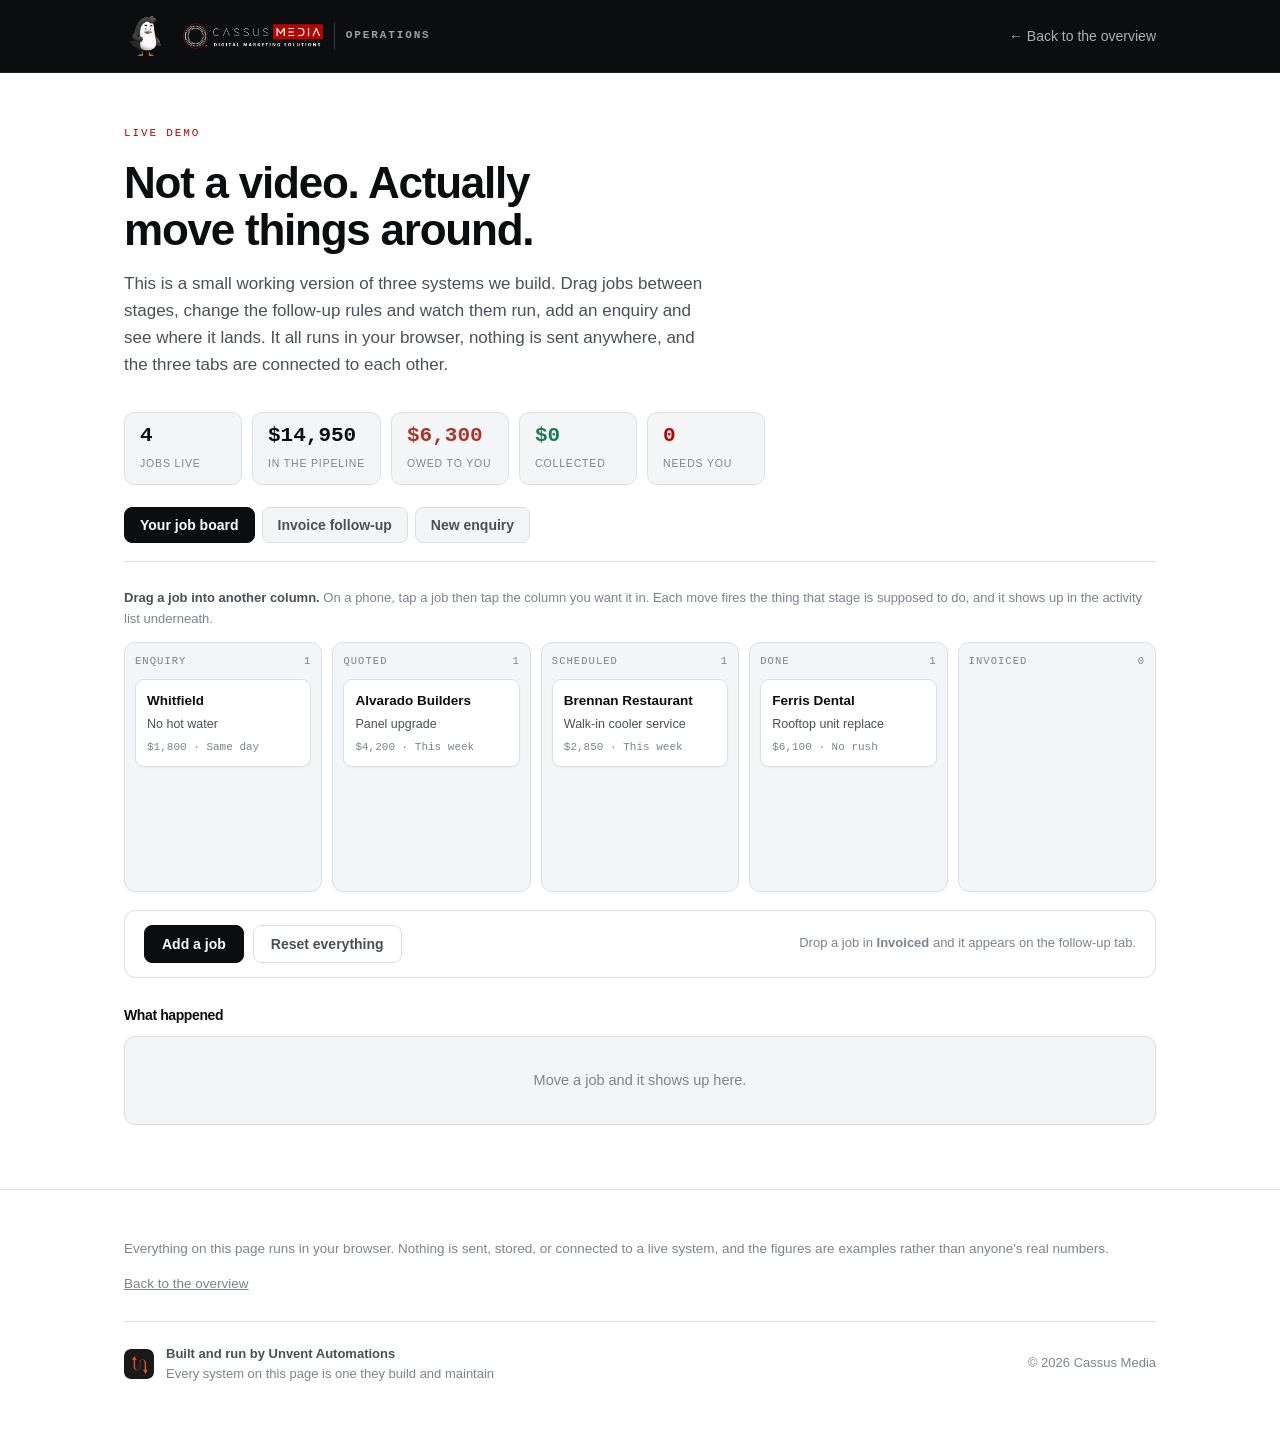
<file: cassus/demo/index.html>
<!DOCTYPE html>
<html lang="en">
<head>
<meta charset="utf-8">
<meta name="viewport" content="width=device-width,initial-scale=1">
<meta name="robots" content="noindex,nofollow">
<title>Cassus Media · See It Running</title>
<style>
:root{
  color-scheme:light only;
  --ink:#0C0D0F; --ink-2:#4A5056; --ink-3:#7C848C;
  --paper:#FFFFFF; --paper-2:#F4F5F6; --paper-3:#EAECEE;
  --line:#DCDFE3;
  --beak:#B50600; --beak-soft:#FBEAE9;
  --ice:#2B6E8F; --ice-soft:#EAF2F6;
  --go:#1E7A52; --go-soft:#E8F5EE;
  --stop:#A8352A; --stop-soft:#FBECEA;
  --sans:'Inter',-apple-system,BlinkMacSystemFont,"Segoe UI",Roboto,Helvetica,Arial,sans-serif;
  --mono:ui-monospace,SFMono-Regular,"SF Mono",Menlo,Consolas,monospace;
}
*{box-sizing:border-box}
html{background:#fff}
body{margin:0;background:var(--paper);color:var(--ink);font-family:var(--sans);
  font-size:16px;line-height:1.6;-webkit-font-smoothing:antialiased}
.wrap{max-width:1080px;margin:0 auto;padding:0 24px}
a{color:inherit}
h1,h2,h3{letter-spacing:-.028em;font-weight:650;margin:0}
nav{border-bottom:1px solid #1E2126;background:#0C0D0F}
nav .wrap{display:flex;align-items:center;height:72px;gap:14px}
.brand{display:flex;align-items:center;gap:11px;text-decoration:none;font-weight:650;font-size:16px}
.brand small{display:block;font-size:10.5px;font-weight:500;letter-spacing:.14em;
  text-transform:uppercase;color:var(--ink-3);line-height:1.2}
nav .back{margin-left:auto;font-size:14px;color:#A8B0B8;text-decoration:none}
nav .back:hover{color:#fff}
.brand .paul{height:46px;width:auto;display:block;margin:-6px 2px -6px 0}
.brand .wordmark{height:28px;width:auto;display:block}
.bdiv{width:1px;height:26px;background:#343A41}
.bops{font-family:var(--mono);font-size:11px;letter-spacing:.17em;text-transform:uppercase;color:#98A0A8}

.head{padding:52px 0 34px}
.eye{font-family:var(--mono);font-size:11px;letter-spacing:.17em;text-transform:uppercase;
  color:var(--beak);margin-bottom:16px}
h1{font-size:clamp(28px,4vw,44px);line-height:1.08;max-width:19ch;margin-bottom:16px}
.lede{color:var(--ink-2);font-size:17px;max-width:62ch;margin:0}

.tabs{display:flex;gap:7px;flex-wrap:wrap;border-bottom:1px solid var(--line);padding-bottom:18px;margin-bottom:26px}
.tab{font-size:14px;font-weight:600;padding:9px 15px;border-radius:8px;border:1px solid var(--line);
  background:var(--paper-2);color:var(--ink-2);cursor:pointer;font-family:inherit;transition:.14s}
.tab:hover{border-color:var(--ink-3)}
.tab[aria-selected="true"]{background:var(--ink);color:#fff;border-color:var(--ink)}

.panel>*{min-width:0}
.panel{display:grid;grid-template-columns:minmax(0,1fr) minmax(0,1.15fr);gap:34px;
  padding-bottom:64px;align-items:start}
@media(max-width:900px){.panel{grid-template-columns:1fr;gap:26px}}
.panel[hidden]{display:none}
.explain h2{font-size:22px;margin-bottom:11px}
.explain p{color:var(--ink-2);font-size:15.5px;margin:0 0 16px}
.explain .what{background:var(--paper-2);border-left:3px solid var(--beak);border-radius:0 9px 9px 0;
  padding:14px 17px;font-size:14.5px;color:var(--ink-2)}
.explain .what b{color:var(--ink);display:block;margin-bottom:4px}

.stage{background:var(--paper-2);border:1px solid var(--line);border-radius:14px;overflow:hidden}
.sbar{display:flex;align-items:center;gap:9px;padding:11px 15px;border-bottom:1px solid var(--line);
  background:#fff}
.dots{display:flex;gap:5px}.dots i{width:9px;height:9px;border-radius:50%;background:var(--line);display:block}
.sbar span{font-family:var(--mono);font-size:11.5px;color:var(--ink-3);margin-left:4px}
.screen{padding:19px;min-height:326px}
.act{padding:14px 19px;border-top:1px solid var(--line);background:#fff;display:flex;gap:9px;flex-wrap:wrap;align-items:center}
.btn{font-size:14px;font-weight:600;padding:10px 17px;border-radius:8px;border:1px solid var(--ink);
  background:var(--ink);color:#fff;cursor:pointer;font-family:inherit;transition:.14s}
.btn:hover:not(:disabled){filter:brightness(1.22)}
.btn:disabled{opacity:.38;cursor:not-allowed}
.btn.ghost{background:#fff;color:var(--ink-2);border-color:var(--line)}
.hint{font-size:13px;color:var(--ink-3);margin-left:auto}

/* event feed */
.ev{display:flex;gap:11px;padding:11px 0;border-bottom:1px dashed var(--line);
  animation:in .34s ease both}
.ev:last-child{border-bottom:none}
@keyframes in{from{opacity:0;transform:translateY(-6px)}to{opacity:1;transform:none}}
.tick{flex:none;width:22px;height:22px;border-radius:50%;display:grid;place-items:center;
  font-size:11px;font-weight:700;color:#fff;margin-top:2px}
.t-in{background:var(--ice)}.t-out{background:var(--go)}.t-warn{background:var(--beak)}.t-bad{background:var(--stop)}
.ev b{display:block;font-size:14.5px}
.ev span b{display:inline;font-size:inherit}
.ev span{font-size:13.5px;color:var(--ink-2)}
.ev em{font-style:normal;font-family:var(--mono);font-size:11px;color:var(--ink-3);display:block;margin-top:2px}
.empty{color:var(--ink-3);font-size:14.5px;text-align:center;padding:74px 20px}

/* sms bubble */
.phone{max-width:300px;margin:0 auto}
.bub{background:var(--go-soft);border:1px solid #BFE3D0;border-radius:14px 14px 14px 4px;
  padding:12px 14px;font-size:14px;margin-bottom:9px;animation:in .34s ease both}
.bub.them{background:#fff;border-color:var(--line);border-radius:14px 14px 4px 14px;margin-left:34px}
.bub em{font-style:normal;display:block;font-family:var(--mono);font-size:10.5px;color:var(--ink-3);margin-top:5px}

/* invoice rows */
.inv{display:flex;align-items:center;gap:11px;padding:11px 0;border-bottom:1px solid var(--line);font-size:14px}
.inv:last-child{border-bottom:none}
.inv b{flex:1;font-weight:600}
.age{font-family:var(--mono);font-size:12px;padding:3px 8px;border-radius:5px;white-space:nowrap}
.a-ok{background:var(--paper-3);color:var(--ink-2)}
.a-warn{background:var(--beak-soft);color:var(--beak)}
.a-bad{background:var(--stop-soft);color:var(--stop)}
.a-paid{background:var(--go-soft);color:var(--go)}
.amt{font-family:var(--mono);font-size:13px;width:78px;text-align:right}

/* metrics */
.mets{display:grid;grid-template-columns:repeat(3,1fr);gap:11px;margin-bottom:17px}
.met{background:#fff;border:1px solid var(--line);border-radius:10px;padding:13px}
.met b{display:block;font-family:var(--mono);font-size:25px;line-height:1.1}
.met span{font-size:11.5px;color:var(--ink-3);text-transform:uppercase;letter-spacing:.07em}
.met.good b{color:var(--go)}.met.warn b{color:var(--beak)}.met.bad b{color:var(--stop)}

footer{border-top:1px solid var(--line);padding:34px 0 56px;color:var(--ink-3);font-size:13.5px}

/* ---- interactive demo ---- */
.bar{display:flex;gap:10px;flex-wrap:wrap;margin-bottom:22px}
.stat{background:var(--paper-2);border:1px solid var(--line);border-radius:10px;padding:10px 15px;min-width:118px}
.stat b{display:block;font-family:var(--mono);font-size:21px;line-height:1.2}
.stat span{font-size:10.5px;color:var(--ink-3);text-transform:uppercase;letter-spacing:.08em}
.stat.g b{color:var(--go)} .stat.w b{color:var(--beak)} .stat.r b{color:var(--stop)}

.board{display:grid;grid-template-columns:repeat(5,minmax(150px,1fr));gap:10px;overflow-x:auto;padding-bottom:6px}
.col{background:var(--paper-2);border:1px solid var(--line);border-radius:11px;padding:10px;min-height:250px;transition:.14s}
.col.over{background:var(--beak-soft);border-color:var(--beak)}
.col h4{margin:0 0 9px;font-family:var(--mono);font-size:10.5px;letter-spacing:.1em;text-transform:uppercase;
  color:var(--ink-3);font-weight:500;display:flex;justify-content:space-between}
.jc{background:#fff;border:1px solid var(--line);border-radius:9px;padding:10px 11px;margin-bottom:8px;
  cursor:grab;font-size:13.5px;box-shadow:0 1px 2px rgba(0,0,0,.04);transition:.12s}
.jc:hover{border-color:var(--ink-3);transform:translateY(-1px)}
.jc:active{cursor:grabbing}
.jc.drag{opacity:.4}
.jc.sel{border-color:var(--beak);box-shadow:0 0 0 2px var(--beak-soft)}
.jc b{display:block;font-weight:620;margin-bottom:2px}
.jc span{color:var(--ink-2);font-size:12.5px}
.jc em{font-style:normal;display:block;font-family:var(--mono);font-size:11px;color:var(--ink-3);margin-top:4px}
.hintbar{font-size:13px;color:var(--ink-3);margin-bottom:12px}
.hintbar b{color:var(--ink-2)}

.rules{background:var(--paper-2);border:1px solid var(--line);border-radius:11px;padding:16px;margin-bottom:16px}
.rules h4{margin:0 0 12px;font-size:13.5px}
.rrow{display:flex;align-items:center;gap:8px;flex-wrap:wrap;font-size:13.5px;margin-bottom:9px;color:var(--ink-2)}
.rrow:last-child{margin-bottom:0}
input[type=number],select,input[type=text]{font-family:var(--mono);font-size:13px;padding:5px 8px;
  border:1px solid var(--line);border-radius:6px;background:#fff;color:var(--ink);width:62px}
select{width:auto;font-family:var(--sans)} input[type=text]{width:170px;font-family:var(--sans)}
input:focus,select:focus{outline:2px solid var(--beak);outline-offset:1px}

.form{display:grid;gap:11px;background:var(--paper-2);border:1px solid var(--line);border-radius:11px;padding:16px}
.form label{font-size:12.5px;color:var(--ink-2);display:block;margin-bottom:4px;font-weight:600}
.form input[type=text],.form select{width:100%}
.f2{display:grid;grid-template-columns:1fr 1fr;gap:11px}
@media(max-width:560px){.f2{grid-template-columns:1fr}}


/* ---- phones ---- */
@media(max-width:760px){
  nav .wrap{height:auto;padding-top:11px;padding-bottom:11px;flex-wrap:wrap;row-gap:8px}
  nav .back{margin-left:0;font-size:13.5px}
  .brand .paul{height:38px}
  .brand .wordmark{height:22px}
  .bops{font-size:10px}
  .wrap{padding:0 18px}
  .head{padding:34px 0 24px}
  h1{font-size:27px;line-height:1.12}
  .lede{font-size:16px}
  .bar{flex-wrap:nowrap;overflow-x:auto;-webkit-overflow-scrolling:touch;
    scrollbar-width:none;gap:8px;margin-bottom:16px}
  .bar::-webkit-scrollbar{display:none}
  .stat{min-width:104px;flex:none;padding:8px 12px}
  .stat b{font-size:17px}
  .stat span{font-size:9.5px}
  .tab{font-size:13px;padding:8px 12px}
  .panel{gap:20px;padding-bottom:44px}
  .explain h2{font-size:20px}
  .screen{padding:15px;min-height:0}
  .rrow{font-size:13px}
  .form{padding:14px}
  .col{min-height:190px}
  .hintbar{font-size:12.5px}
  .act{padding:12px 15px}
  .btn{font-size:13.5px;padding:9px 14px}
  .hint{margin-left:0;width:100%;font-size:12.5px}
}
@media(max-width:400px){
  .brand .bdiv,.bops{display:none}
  h1{font-size:25px}
}
</style>
</head>
<body>



<nav><div class="wrap">
  <a class="brand" href="../">
    <img class="paul" src="../assets/paul.png" alt="">
    <img class="wordmark" src="../assets/cassus-logo.png" alt="Cassus Media">
    <span class="bdiv"></span>
    <span class="bops">Operations</span>
  </a>
  <a class="back" href="../">&#8592; Back to the overview</a>
</div></nav>

<div class="head"><div class="wrap">
  <div class="eye">Live demo</div>
  <h1>Not a video. Actually move things around.</h1>
  <p class="lede">This is a small working version of three systems we build. Drag jobs between stages,
  change the follow-up rules and watch them run, add an enquiry and see where it lands. It all runs in
  your browser, nothing is sent anywhere, and the three tabs are connected to each other.</p>
</div></div>

<div class="wrap">
  <div class="bar" id="stats"></div>

  <div class="tabs" role="tablist">
    <button class="tab" role="tab" aria-selected="true" data-p="pA">Your job board</button>
    <button class="tab" role="tab" aria-selected="false" data-p="pB">Invoice follow-up</button>
    <button class="tab" role="tab" aria-selected="false" data-p="pC">New enquiry</button>
  </div>

  <!-- A -->
  <div class="panel" id="pA" role="tabpanel" style="grid-template-columns:1fr">
    <div>
      <div class="hintbar"><b>Drag a job into another column.</b> On a phone, tap a job then tap the
      column you want it in. Each move fires the thing that stage is supposed to do, and it shows up
      in the activity list underneath.</div>
      <div class="board" id="board"></div>
      <div class="act" style="border:1px solid var(--line);border-radius:11px;margin-top:12px">
        <button class="btn" id="addJob">Add a job</button>
        <button class="btn ghost" id="resetAll">Reset everything</button>
        <span class="hint">Drop a job in <b>Invoiced</b> and it appears on the follow-up tab.</span>
      </div>
      <h3 style="font-size:14px;margin:26px 0 10px">What happened</h3>
      <div id="log" style="background:var(--paper-2);border:1px solid var(--line);border-radius:11px;
        padding:6px 16px;max-height:250px;overflow-y:auto"></div>
    </div>
  </div>

  <!-- B -->
  <div class="panel" id="pB" role="tabpanel" hidden style="grid-template-columns:1fr">
    <div>
      <div class="hintbar"><b>These are your rules, so change them.</b> Then run the weeks and watch
      your own rules play out against the invoices.</div>
      <div class="rules">
        <h4>Follow-up rules</h4>
        <div class="rrow">First reminder at <input type="number" id="r1" value="7" min="1" max="120"> days overdue,
          by <select id="c1"><option>email</option><option>text</option><option>email and text</option></select></div>
        <div class="rrow">Then every <input type="number" id="r2" value="7" min="1" max="60"> days after that</div>
        <div class="rrow">Escalate to a person at <input type="number" id="r3" value="45" min="1" max="200"> days overdue</div>
        <div class="rrow">Stop chasing after <input type="number" id="r4" value="180" min="10" max="999"> days</div>
      </div>
      <div id="ar"></div>
      <div class="act" style="border:1px solid var(--line);border-radius:11px;margin-top:12px">
        <button class="btn" id="week">Run one week</button>
        <button class="btn ghost" id="addInv">Add an invoice</button>
        <span class="hint" id="wk">Week 0</span>
      </div>
    </div>
  </div>

  <!-- C -->
  <div class="panel" id="pC" role="tabpanel" hidden>
    <div class="explain">
      <h2>Type it once. Nobody retypes it.</h2>
      <p>This is the form a customer fills in, or the shape of what gets captured when one calls. Fill
      it in and submit it.</p>
      <p>Watch what happens: it gets sorted by urgency, routed to whoever should own it, and it turns
      into a real job on the board on the first tab. Nobody copies it anywhere.</p>
      <div class="what"><b>Try this</b>
        Put something urgent in, submit, then go back to the job board and look at the first column.</div>
    </div>
    <div class="stage">
      <div class="sbar"><div class="dots"><i></i><i></i><i></i></div><span>enquiry form</span></div>
      <div class="screen">
        <div class="form">
          <div><label for="nName">Customer name</label><input type="text" id="nName" placeholder="Dana Whitfield"></div>
          <div class="f2">
            <div><label for="nJob">What do they need</label><input type="text" id="nJob" placeholder="No hot water"></div>
            <div><label for="nUrg">How soon</label><select id="nUrg">
              <option>Same day</option><option>This week</option><option>No rush</option></select></div>
          </div>
          <div class="f2">
            <div><label for="nVal">Rough value</label><input type="text" id="nVal" placeholder="1800"></div>
            <div><label for="nSrc">Where from</label><select id="nSrc">
              <option>Website form</option><option>Phone call</option><option>Referral</option><option>Social</option></select></div>
          </div>
          <button class="btn" id="submitJob" style="margin-top:4px">Submit the enquiry</button>
        </div>
        <div id="nOut" style="margin-top:16px"></div>
      </div>
    </div>
  </div>
</div>

<footer><div class="wrap">
  <p>Everything on this page runs in your browser. Nothing is sent, stored, or connected to a live
  system, and the figures are examples rather than anyone's real numbers.</p>
  <p style="margin-top:14px"><a href="../">Back to the overview</a></p>
  <div style="margin-top:26px;padding-top:22px;border-top:1px solid var(--line);
    display:flex;align-items:center;gap:12px;flex-wrap:wrap">
    <img src="../assets/unvent-mark.svg" alt="" style="width:30px;height:30px;border-radius:7px;flex:none">
    <div style="font-size:13px;line-height:1.5">
      <b style="color:var(--ink-2);font-weight:600">Built and run by Unvent Automations</b><br>
      <span>Every system on this page is one they build and maintain</span>
    </div>
    <span style="margin-left:auto;font-size:13px">&#169; 2026 Cassus Media</span>
  </div>
</div></footer>

<script>
(function(){
"use strict";
var $=function(i){return document.getElementById(i)};
var el=function(h){var d=document.createElement('div');d.innerHTML=h.trim();return d.firstChild};
var esc=function(t){var d=document.createElement('div');d.textContent=t==null?'':t;return d.innerHTML};
var money=function(n){return '$'+Number(n||0).toLocaleString()};

var STAGES=['Enquiry','Quoted','Scheduled','Done','Invoiced'];
// what each stage is supposed to set off, in the owner's words
var FIRE={
  Enquiry:'Acknowledged in under a minute and logged. Nobody typed it.',
  Quoted:'Quote sent, and follow-up scheduled so it does not die unchased.',
  Scheduled:'Customer confirmed and reminded. That is one less no-show.',
  Done:'Photos filed against the job and a review asked for.',
  Invoiced:'Invoice raised the same day. Now on the follow-up tab.'
};

var SEED=[
  {id:1,name:'Whitfield',job:'No hot water',stage:'Enquiry',val:1800,urg:'Same day',src:'Phone call'},
  {id:2,name:'Alvarado Builders',job:'Panel upgrade',stage:'Quoted',val:4200,urg:'This week',src:'Referral'},
  {id:3,name:'Brennan Restaurant',job:'Walk-in cooler service',stage:'Scheduled',val:2850,urg:'This week',src:'Website form'},
  {id:4,name:'Ferris Dental',job:'Rooftop unit replace',stage:'Done',val:6100,urg:'No rush',src:'Website form'}
];
var SEEDINV=[
  {id:101,who:'Kimura Holdings',amt:2100,days:19,sent:0,st:'open'},
  {id:102,who:'Whitlock Property',amt:4200,days:52,sent:0,st:'open'}
];

var S, nid=200, week=0;
function fresh(){
  S={jobs:SEED.map(function(j){var c={};for(var k in j)c[k]=j[k];return c}),
     inv:SEEDINV.map(function(i){var c={};for(var k in i)c[k]=i[k];return c}),
     log:[]};
  week=0; nid=200;
}
function save(){try{localStorage.setItem('cm_demo',JSON.stringify({S:S,week:week,nid:nid}))}catch(e){}}
function load(){
  try{var r=JSON.parse(localStorage.getItem('cm_demo'));
    if(r&&r.S&&r.S.jobs){S=r.S;week=r.week||0;nid=r.nid||200;return true}}catch(e){}
  return false;
}
function note(txt,kind){
  S.log.unshift({t:txt,k:kind||'out',w:week});
  if(S.log.length>40)S.log.pop();
}

/* ---------- render ---------- */
function stats(){
  var open=S.inv.filter(function(i){return i.st!=='paid'});
  var out=open.reduce(function(t,i){return t+i.amt},0);
  var got=S.inv.filter(function(i){return i.st==='paid'}).reduce(function(t,i){return t+i.amt},0);
  var live=S.jobs.filter(function(j){return j.stage!=='Invoiced'}).length;
  var pipe=S.jobs.filter(function(j){return j.stage!=='Invoiced'}).reduce(function(t,j){return t+(+j.val||0)},0);
  $('stats').innerHTML='';
  [['',live,'Jobs live'],['',money(pipe),'In the pipeline'],
   ['r',money(out),'Owed to you'],['g',money(got),'Collected'],
   ['w',open.filter(function(i){return i.st==='esc'}).length,'Needs you']]
  .forEach(function(x){
    $('stats').appendChild(el('<div class="stat '+x[0]+'"><b>'+x[1]+'</b><span>'+x[2]+'</span></div>'));
  });
}

function board(){
  var b=$('board'); b.innerHTML='';
  STAGES.forEach(function(st){
    var items=S.jobs.filter(function(j){return j.stage===st});
    var col=el('<div class="col" data-st="'+st+'"><h4><span>'+st+'</span><span>'+items.length+'</span></h4></div>');
    items.forEach(function(j){
      var c=el('<div class="jc" draggable="true" data-id="'+j.id+'">'+
        '<b>'+esc(j.name)+'</b><span>'+esc(j.job)+'</span>'+
        '<em>'+money(j.val)+' &#183; '+esc(j.urg)+'</em></div>');
      c.addEventListener('dragstart',function(e){
        e.dataTransfer.setData('text/plain',String(j.id));
        e.dataTransfer.effectAllowed='move';
        c.classList.add('drag');
      });
      c.addEventListener('dragend',function(){c.classList.remove('drag')});
      c.addEventListener('click',function(e){e.stopPropagation();pick(j.id)});
      col.appendChild(c);
    });
    col.addEventListener('dragover',function(e){e.preventDefault();col.classList.add('over')});
    col.addEventListener('dragleave',function(){col.classList.remove('over')});
    col.addEventListener('drop',function(e){
      e.preventDefault(); col.classList.remove('over');
      move(+e.dataTransfer.getData('text/plain'),st);
    });
    col.addEventListener('click',function(){ if(sel!=null) move(sel,st) });
    b.appendChild(col);
  });
  // keep the selected card highlighted for tap-to-move
  if(sel!=null){
    var n=b.querySelector('.jc[data-id="'+sel+'"]');
    if(n)n.classList.add('sel');
  }
}

var sel=null;
function pick(id){ sel = (sel===id? null : id); board(); }

function move(id,to){
  var j=null,i;
  for(i=0;i<S.jobs.length;i++) if(S.jobs[i].id===id) j=S.jobs[i];
  if(!j||j.stage===to){ sel=null; board(); return; }
  var from=j.stage; j.stage=to; sel=null;
  note('<b>'+esc(j.name)+'</b> moved from '+from+' to '+to+'. '+FIRE[to],'out');
  if(to==='Invoiced' && !S.inv.some(function(v){return v.jobId===id})){
    S.inv.push({id:nid++,jobId:id,who:j.name,amt:+j.val||0,days:0,sent:0,st:'open'});
    note('Invoice for <b>'+esc(j.name)+'</b> raised at '+money(j.val)+' and added to follow-up.','warn');
  }
  all();
}

function logs(){
  var L=$('log'); L.innerHTML='';
  if(!S.log.length){L.appendChild(el('<div class="empty" style="padding:26px">Move a job and it shows up here.</div>'));return}
  S.log.forEach(function(e){
    L.appendChild(el('<div class="ev"><div class="tick t-'+e.k+'">&#8226;</div><div>'+
      '<span>'+e.t+'</span><em>week '+e.w+'</em></div></div>'));
  });
}

function ar(){
  var A=$('ar'); A.innerHTML=''; var R0=rules();
  if(!S.inv.length){A.appendChild(el('<div class="empty">No invoices yet. Drag a job into Invoiced on the first tab.</div>'));return}
  var wrap=el('<div style="background:var(--paper-2);border:1px solid var(--line);border-radius:11px;padding:4px 16px"></div>');
  S.inv.forEach(function(v){
    var cls=v.st==='paid'?'a-paid':v.days>90?'a-bad':v.days>45?'a-warn':'a-ok';
    var lbl=v.st==='paid'?'paid':v.days+' days';
    var sub=v.st==='paid'?'<span style="color:var(--go)">Cleared</span>'
      :v.st==='esc'?'<span style="color:var(--beak)">Escalated. Waiting on you to call.</span>'
      :v.st==='stopped'?'<span style="color:var(--ink-3)">Chasing stopped by your rule</span>'
      :v.sent?'<span>'+v.sent+' reminder'+(v.sent>1?'s':'')+' sent by '+esc(rules().c1)+'</span>'
      :(v.days>=R0.r3?'<span style="color:var(--beak)">Past your '+R0.r3+' day line. Escalates on the next run.</span>'
        :v.days>=R0.r1?'<span>Due a reminder on the next run</span>'
        :'<span>Not due a reminder yet, your rule says '+R0.r1+' days</span>');
    wrap.appendChild(el('<div class="inv"><b>'+esc(v.who)+'<br><span style="font-weight:400;font-size:12.5px">'+
      sub+'</span></b><span class="age '+cls+'">'+lbl+'</span><span class="amt">'+money(v.amt)+'</span></div>'));
  });
  A.appendChild(wrap);
}

function rules(){
  return {r1:+$('r1').value||7,r2:+$('r2').value||7,r3:+$('r3').value||45,
          r4:+$('r4').value||180,c1:$('c1').value};
}

function runWeek(){
  var R=rules(); week++;
  S.inv.forEach(function(v){
    if(v.st==='paid'||v.st==='stopped') return;
    v.days+=7;
    if(v.days>R.r4){ v.st='stopped'; note('Stopped chasing <b>'+esc(v.who)+'</b> at '+v.days+' days, per your rule.','bad'); return; }
    if(v.days>=R.r3 && v.st!=='esc'){ v.st='esc'; note('<b>'+esc(v.who)+'</b> passed '+R.r3+' days. Escalated to you for a call.','warn'); }
    var due = v.sent===0 ? v.days>=R.r1 : v.days >= R.r1 + v.sent*R.r2;
    if(due){
      v.sent++;
      note('Reminder '+v.sent+' sent to <b>'+esc(v.who)+'</b> by '+R.c1+' at '+v.days+' days.','out');
      // a chased invoice sometimes actually pays, and more reminders help
      if(Math.random() < 0.13 + v.sent*0.09){
        v.st='paid';
        note('<b>'+esc(v.who)+'</b> paid '+money(v.amt)+' after reminder '+v.sent+'.','out');
      }
    }
  });
  $('wk').textContent='Week '+week;
  all();
}

/* ---------- actions ---------- */
$('addJob').addEventListener('click',function(){
  var names=['Tussey Lane','Bellaire Ave','Logan Valley','Pleasant Gap','Sinking Spring'];
  var jobs=['Boiler service','Leak repair','Annual inspection','Thermostat install','Duct clean'];
  var j={id:nid++,name:names[Math.floor(Math.random()*names.length)],
    job:jobs[Math.floor(Math.random()*jobs.length)],stage:'Enquiry',
    val:[900,1400,2200,3100][Math.floor(Math.random()*4)],urg:'This week',src:'Website form'};
  S.jobs.push(j); note('New job <b>'+esc(j.name)+'</b> added to Enquiry.','in'); all();
});

$('addInv').addEventListener('click',function(){
  var v={id:nid++,who:['Hartley & Co','Redland Group','Novak Sons'][Math.floor(Math.random()*3)],
    amt:[1200,2600,3900][Math.floor(Math.random()*3)],days:[12,33,61][Math.floor(Math.random()*3)],sent:0,st:'open'};
  S.inv.push(v); note('Invoice added for <b>'+esc(v.who)+'</b> at '+money(v.amt)+'.','in'); all();
});

$('week').addEventListener('click',runWeek);

$('resetAll').addEventListener('click',function(){
  fresh(); $('wk').textContent='Week 0'; all();
});

$('submitJob').addEventListener('click',function(){
  var n=$('nName').value.trim()||'New customer';
  var w=$('nJob').value.trim()||'Enquiry';
  var u=$('nUrg').value, src=$('nSrc').value;
  var v=parseInt(($('nVal').value||'').replace(/[^0-9]/g,''),10)||1200;
  var j={id:nid++,name:n,job:w,stage:'Enquiry',val:v,urg:u,src:src};
  S.jobs.push(j);
  var owner = u==='Same day' ? 'the on-call tech' : u==='This week' ? 'the scheduler' : 'the office';
  var out=$('nOut'); out.innerHTML='';
  [['in','Captured',esc(n)+' &#183; '+esc(w)+' &#183; '+money(v)+' &#183; from '+esc(src)],
   ['out','Sorted','Marked <b>'+esc(u)+'</b>, so it goes to '+owner+'.'],
   ['out','Acknowledged',esc(n)+' got a reply confirming you have it. No one typed it.'],
   ['warn','On the board','It is the newest card in <b>Enquiry</b> on the first tab. Go look.']]
  .forEach(function(r,i){
    setTimeout(function(){
      out.appendChild(el('<div class="ev"><div class="tick t-'+r[0]+'">&#10003;</div><div><b>'+r[1]+'</b><span>'+r[2]+'</span></div></div>'));
    }, i*430);
  });
  note('Enquiry from <b>'+esc(n)+'</b> captured and routed to '+owner+'.','in');
  ['nName','nJob','nVal'].forEach(function(id){$(id).value=''});
  all();
});

['r1','r2','r3','r4','c1'].forEach(function(id){
  $(id).addEventListener('change',function(){ ar(); });
});

/* tabs */
var tabs=[].slice.call(document.querySelectorAll('.tab'));
tabs.forEach(function(t){
  t.addEventListener('click',function(){
    tabs.forEach(function(x){
      x.setAttribute('aria-selected', x===t?'true':'false');
      $(x.dataset.p).hidden = x!==t;
    });
  });
});

function all(){ stats(); board(); logs(); ar(); save(); }
if(!load()) fresh();
$('wk').textContent='Week '+week;
all();
})();
</script>
</body>
</html>
</file>
<file: home.css>
@font-face{font-family:Sora;font-style:normal;font-weight:400;font-display:swap;src:url(/fonts/sora-400.woff2) format("woff2")}
@font-face{font-family:Sora;font-style:normal;font-weight:500;font-display:swap;src:url(/fonts/sora-500.woff2) format("woff2")}
:root{--bg:#0A0B0D;--fg:#EDEDEA;--fg2:#9A9DA3;--fg3:#858A92;--line:#23262B;--tile:#101215;--on:#5EE9A0;--on2:#7DF0B4}
*{box-sizing:border-box;margin:0}
html{color-scheme:dark;scroll-padding-top:24px}
body{background:var(--bg);color:var(--fg);font:16px/1.55 Sora,system-ui,sans-serif;-webkit-font-smoothing:antialiased;padding-left:env(safe-area-inset-left);padding-right:env(safe-area-inset-right)}
a{color:inherit;text-decoration:none}
img{max-width:100%;height:auto}
.w{max-width:1200px;margin:0 auto;padding:0 32px}
.skip{position:absolute;left:-999px;top:8px;background:var(--on);color:#06140D;padding:8px 12px;border-radius:8px;z-index:9}.skip:focus{left:8px}
a:focus-visible,button:focus-visible,summary:focus-visible{outline:2px solid var(--on);outline-offset:3px;border-radius:8px}

nav{display:grid;grid-template-columns:auto 1fr auto;gap:28px;align-items:center;height:72px}
.mark{order:1;font-size:17px;font-weight:500;letter-spacing:-.01em}.mark span{color:var(--fg2);font-weight:400}
.links{order:2;display:flex;gap:28px;justify-content:flex-end;font-size:14px;color:var(--fg2)}
.links a{padding:12px 0;transition:color .15s}.links a:hover{color:var(--fg)}
.ghost{order:3;border:1px solid var(--line);border-radius:8px;padding:7px 14px;font-size:14px;transition:background-color .15s,border-color .15s}
.ghost:hover{border-color:#3A3F46;background:#16181C}

.hero{display:grid;grid-template-columns:5fr 6fr;gap:56px;align-items:center;padding:72px 0 40px}
h1{font-size:44px;line-height:1.12;font-weight:500;letter-spacing:-.025em;text-wrap:balance}
h2{font-size:32px;line-height:1.2;font-weight:500;letter-spacing:-.02em;text-wrap:balance}
.sub{font-size:18px;color:var(--fg2);margin-top:20px;max-width:34em;text-wrap:pretty}
.cta{display:flex;flex-wrap:wrap;gap:28px;align-items:center;margin-top:32px}
.btn{display:inline-block;background:var(--on);color:#06140D;border-radius:8px;padding:12px 20px;font-weight:500;font-size:15px;transition:background-color .15s}
.btn:hover{background:var(--on2)}.btn:active{transform:translateY(1px)}
.tl{font-size:15px;border-bottom:1px solid var(--fg3);padding-bottom:2px;transition:border-color .15s}.tl:hover{border-color:var(--fg)}

.shot{border:1px solid var(--line);border-radius:12px;overflow:hidden;background:#16181C;aspect-ratio:16/10}
.shot img{display:block;width:100%;height:100%;object-fit:cover;object-position:top;filter:brightness(.92)}
.cap{font-size:12px;color:var(--fg3);margin-top:10px}.cap a{color:var(--fg2);border-bottom:1px solid var(--line)}.cap a:hover{color:var(--fg)}
.tiles{display:grid;grid-template-columns:repeat(3,1fr);gap:10px;margin-top:14px}
.tile{display:flex;justify-content:space-between;align-items:center;gap:8px;width:100%;border:1px solid var(--line);border-radius:8px;padding:12px 14px;background:var(--tile);color:inherit;font:inherit;text-align:left;cursor:pointer;touch-action:manipulation;transition:border-color .15s}
.tile:hover{border-color:#30343A}.tile.on{border-color:var(--on)}
.tile .t{font-size:15px;font-weight:500}.tile .ar{color:var(--fg3)}

section{padding:120px 0}
.eyebrow{font-size:13px;color:var(--fg3);margin-bottom:14px}
.rows{border-top:1px solid var(--line);margin-top:28px}
.rows>div{display:grid;grid-template-columns:280px 1fr;gap:32px;padding:22px 0;border-bottom:1px solid var(--line);align-items:baseline}
.rows h3{font-size:18px;font-weight:500}.rows p{color:var(--fg2);font-size:15px;text-wrap:pretty}
.steps{display:flex;list-style:none;padding:0;border-top:1px solid var(--line);margin-top:28px}
.steps li{flex:1;padding:20px 24px 0 0;font-size:16px}
.steps li+li{padding-left:24px;border-left:1px solid var(--line)}
.who{display:grid;grid-template-columns:auto 1fr;gap:64px;align-items:center}
.ppl{display:flex;gap:16px}.ppl figure{width:200px}.ppl img{width:200px;height:200px;object-fit:cover;border-radius:8px;filter:grayscale(.2)}.ppl figcaption{font-size:14px;margin-top:10px}
.quote{font-size:28px;line-height:1.3;letter-spacing:-.015em;max-width:16em;text-wrap:balance}
.faq{border-top:1px solid var(--line);margin-top:28px}
.faq details{border-bottom:1px solid var(--line)}
.faq summary{cursor:pointer;list-style:none;padding:20px 0;font-size:17px;font-weight:500;display:flex;justify-content:space-between;gap:16px}
.faq summary::-webkit-details-marker{display:none}
.faq summary::after{content:"+";color:var(--fg3);font-weight:400}.faq details[open] summary::after{content:"-"}
.faq p{color:var(--fg2);font-size:15px;padding:0 0 22px;max-width:46em;text-wrap:pretty}
.close{text-align:center}.close .btn{margin-top:28px}.close p{color:var(--fg2);font-size:14px;margin-top:16px}
footer{border-top:1px solid var(--line);display:flex;justify-content:space-between;align-items:center;gap:16px;padding:28px 0 40px;font-size:14px;color:var(--fg2)}
footer .links{order:0}

@media (prefers-reduced-motion:reduce){*{transition:none!important}}
@media (max-width:980px){
 .hero{grid-template-columns:1fr;gap:40px;padding-top:40px}
 .who{grid-template-columns:1fr;gap:32px}
}
@media (max-width:640px){
 .w{padding:0 20px}
 nav{grid-template-columns:1fr auto;gap:4px 12px;height:auto;padding:14px 0 6px}
 nav .links{grid-column:1/-1;order:4;justify-content:flex-start;gap:18px;overflow-x:auto;white-space:nowrap;font-size:13px;scrollbar-width:none}
 h1{font-size:32px}h2{font-size:26px}.sub{font-size:16px}
 .cta{gap:18px}
 .shot{aspect-ratio:390/520}
 .tiles{grid-template-columns:1fr}
 .rows>div{grid-template-columns:1fr;gap:6px}
 .steps{flex-direction:column}.steps li,.steps li+li{padding:16px 0;border-left:0;border-bottom:1px solid var(--line)}
 .ppl figure,.ppl img{width:140px;height:140px}
 .quote{font-size:22px}
 section{padding:72px 0}
 footer{flex-direction:column;align-items:flex-start}
 footer .links{justify-content:flex-start;flex-wrap:wrap;gap:16px}
}
</file>
<file: f.css>
:root{
  --bg:#0A0B0D; --panel:#101216; --panel-2:#15181D; --line:#21262E; --line-2:#2A313B;
  --fg:#EDEFF2; --fg-2:#949CA8; --fg-3:#6B7482;
  --on:#5EE9A0; --warn:#FFB454; --blue:#6FB6FF;
  --mono:'JetBrains Mono',ui-monospace,SFMono-Regular,Menlo,monospace;
  --sans:'Sora','Helvetica Neue',Helvetica,Arial,sans-serif;
}
*{box-sizing:border-box}
html{scroll-behavior:smooth;-webkit-text-size-adjust:100%;text-size-adjust:100%}
body{margin:0;background:var(--bg);color:var(--fg);font-family:var(--sans);font-size:16px;line-height:1.6;
  -webkit-font-smoothing:antialiased;overflow-x:hidden}
body::before{content:"";position:fixed;inset:0;z-index:0;pointer-events:none;
  background:radial-gradient(780px 420px at 80% -6%,rgba(94,233,160,.06),transparent 68%),
             radial-gradient(620px 380px at 8% 14%,rgba(111,182,255,.045),transparent 70%)}
.wrap{max-width:1200px;margin:0 auto;
  padding-left:max(28px,env(safe-area-inset-left));padding-right:max(28px,env(safe-area-inset-right));
  position:relative;z-index:1}
a{color:inherit}
:focus-visible{outline:2px solid var(--on);outline-offset:3px;border-radius:4px}
#how,#build,#control,#limits,#faq,#book{scroll-margin-top:78px}
.skip{position:absolute;left:-9999px;top:0;background:var(--on);color:#05130C;padding:10px 16px;
  border-radius:0 0 8px 0;font-size:14px;font-weight:600;z-index:200;text-decoration:none}
.skip:focus{left:0}

nav{position:sticky;top:0;z-index:80;background:rgba(10,11,13,.84);backdrop-filter:blur(14px);
  -webkit-backdrop-filter:blur(14px);border-bottom:1px solid var(--line)}
nav .wrap{display:flex;align-items:center;height:60px;gap:28px}
.brand{font-family:var(--mono);font-size:13.5px;font-weight:500;letter-spacing:-.01em;text-decoration:none;white-space:nowrap}
.brand span{color:var(--on)}
nav .links{margin-left:auto;display:flex;gap:24px}
nav .links a{font-size:14px;color:var(--fg-2);text-decoration:none;transition:color .16s}
nav .links a:hover{color:var(--fg)}
.ncta{font-size:13.5px;font-weight:600;background:var(--on);color:#05130C;padding:9px 16px;
  border-radius:7px;text-decoration:none;white-space:nowrap;transition:filter .16s}
.ncta:hover{filter:brightness(1.08)}
.ndemo{font-size:13.5px;font-weight:600;color:var(--fg);border:1px solid var(--line-2);padding:8px 15px;
  border-radius:7px;text-decoration:none;white-space:nowrap;margin-right:-16px;transition:border-color .16s}
.ndemo:hover,.ndemo[aria-current="page"]{border-color:var(--on)}

.hero{padding:70px 0 0}
.grid{display:grid;grid-template-columns:minmax(0,1fr) minmax(0,1.02fr);gap:52px;align-items:center}
.grid>div{min-width:0}
.eye{font-family:var(--mono);font-size:11px;letter-spacing:.18em;text-transform:uppercase;color:var(--on);
  margin-bottom:22px;display:flex;align-items:center;gap:9px}
.eye i{width:6px;height:6px;border-radius:50%;background:var(--on);display:inline-block;animation:blink 1.6s infinite}
@keyframes blink{0%,100%{opacity:1}50%{opacity:.25}}
h1{font-size:clamp(34px,4.9vw,57px);line-height:1.05;letter-spacing:-.035em;font-weight:600;margin:0 0 20px;max-width:15ch}
h1 .u{position:relative;white-space:nowrap}
h1 .u::after{content:"";position:absolute;left:0;right:0;bottom:.08em;height:.09em;background:var(--on);opacity:.5;border-radius:2px}
.lede{color:var(--fg-2);font-size:17.5px;max-width:50ch;margin:0 0 28px}
.btns{display:flex;gap:11px;flex-wrap:wrap}
.b{font-size:14.5px;font-weight:600;padding:13px 22px;border-radius:8px;text-decoration:none;display:inline-block;transition:.18s}
.b.fill{background:var(--on);color:#05130C}
.b.fill:hover{filter:brightness(1.08);transform:translateY(-1px)}
.b.out{border:1px solid var(--line);background:var(--panel);color:var(--fg)}
.b.out:hover{border-color:var(--fg-3)}
.who{margin-top:26px;font-family:var(--mono);font-size:11.5px;color:var(--fg-3);line-height:1.9}
.who b{color:var(--fg-2);font-weight:400}

.console{background:var(--panel);border:1px solid var(--line);border-radius:14px;overflow:hidden;min-width:0;
  box-shadow:0 44px 100px -56px rgba(0,0,0,.95)}
.cbar{display:flex;align-items:center;gap:10px;padding:11px 16px;border-bottom:1px solid var(--line);background:var(--panel-2)}
.lights{display:flex;gap:6px}
.lights i{width:9px;height:9px;border-radius:50%;background:#2A3039;display:block}
.lights i:first-child{background:#3A424E}
.cbar .t{font-family:var(--mono);font-size:11px;color:var(--fg-3);letter-spacing:.06em}
.livepill{margin-left:auto;font-family:var(--mono);font-size:10px;letter-spacing:.16em;text-transform:uppercase;
  color:var(--on);border:1px solid rgba(94,233,160,.28);background:rgba(94,233,160,.07);padding:4px 9px;border-radius:5px}
.feed{height:344px;overflow:hidden;padding:14px 16px;font-family:var(--mono);font-size:12.2px;line-height:1.95;position:relative;display:flex;flex-direction:column;justify-content:flex-end}
.feed::after{content:"";position:absolute;left:0;right:0;top:0;height:54px;
  background:linear-gradient(var(--panel),rgba(16,18,22,0));pointer-events:none}
.ln{display:grid;grid-template-columns:62px 92px minmax(0,1fr) auto;gap:12px;flex:0 0 auto;min-width:0;opacity:0;transform:translateY(5px);
  animation:in .32s ease forwards;white-space:nowrap}
@keyframes in{to{opacity:1;transform:none}}
.ln .ts{color:var(--fg-3)}
.ln .tag{font-weight:500}
.ln .msg{color:var(--fg-2);overflow:hidden;text-overflow:ellipsis;min-width:0}
.ln .ms{color:var(--fg-3);text-align:right}
.t-in{color:var(--blue)}.t-ok{color:var(--on)}.t-wait{color:var(--warn)}.t-pay{color:var(--on)}
.cfoot{display:grid;grid-template-columns:repeat(3,1fr);border-top:1px solid var(--line);background:var(--panel-2)}
.cs{padding:14px 16px;border-right:1px solid var(--line)}
.cs:last-child{border-right:0}
.cs .k{font-family:var(--mono);font-size:9.5px;letter-spacing:.16em;text-transform:uppercase;color:var(--fg-3)}
.cs .v{font-family:var(--mono);font-size:23px;font-weight:500;margin-top:4px;letter-spacing:-.02em;font-variant-numeric:tabular-nums}
.cap{font-family:var(--mono);font-size:10.5px;color:var(--fg-3);margin:14px 0 0;text-align:right}

section{padding:92px 0}
.shead{margin-bottom:42px;max-width:760px}
.shead .e{font-family:var(--mono);font-size:11px;letter-spacing:.18em;text-transform:uppercase;color:var(--fg-3);margin-bottom:15px}
.shead h2{font-size:clamp(27px,3.7vw,43px);line-height:1.08;letter-spacing:-.032em;font-weight:600;margin:0 0 14px;max-width:24ch}
.shead p{color:var(--fg-2);margin:0;font-size:16.5px}

.steps{display:grid;grid-template-columns:repeat(3,1fr);gap:1px;background:var(--line);border:1px solid var(--line);border-radius:14px;overflow:hidden}
.st{background:var(--panel);padding:28px 26px 30px;transition:background .2s}
.st:hover{background:var(--panel-2)}
.st .n{font-family:var(--mono);font-size:11px;letter-spacing:.16em;color:var(--on);display:block;margin-bottom:16px}
.st h3{font-size:19.5px;letter-spacing:-.018em;margin:0 0 9px;font-weight:600;line-height:1.2}
.st p{margin:0;color:var(--fg-2);font-size:15px}

.band{border-top:1px solid var(--line);border-bottom:1px solid var(--line);background:#0C0E11}
.rows{border:1px solid var(--line);border-radius:14px;overflow:hidden;background:var(--panel)}
.r>*{min-width:0}
.r{display:grid;grid-template-columns:225px minmax(0,1fr) 118px;gap:22px;padding:18px 22px;border-bottom:1px solid var(--line);align-items:center}
.r:last-child{border-bottom:0}
.r:hover{background:var(--panel-2)}
.r .nm{font-family:var(--mono);font-size:13px;font-weight:500;color:var(--fg)}
.r p{margin:0;color:var(--fg-2);font-size:14.5px}
.r .s{font-family:var(--mono);font-size:10px;letter-spacing:.14em;text-transform:uppercase;color:var(--on);
  border:1px solid rgba(94,233,160,.24);background:rgba(94,233,160,.06);padding:4px 8px;border-radius:5px;text-align:center}
.after{color:var(--fg-2);margin:26px 0 0;max-width:64ch;font-size:16px}
.after a{color:var(--on);text-decoration:none;border-bottom:1px solid rgba(94,233,160,.35)}
.after a:hover{border-bottom-color:var(--on)}

.cord{display:grid;grid-template-columns:1fr 1fr;gap:48px;align-items:start}
.cord h2{font-size:clamp(26px,3.5vw,40px);line-height:1.1;letter-spacing:-.03em;font-weight:600;margin:0 0 16px;max-width:15ch}
.cord .e{font-family:var(--mono);font-size:11px;letter-spacing:.18em;text-transform:uppercase;color:var(--fg-3);margin-bottom:15px}
.cord p{color:var(--fg-2);margin:0 0 14px}
.split{display:grid;grid-template-columns:1fr 1fr;gap:1px;background:var(--line);border:1px solid var(--line);border-radius:14px;overflow:hidden;margin-bottom:18px}
.sp{background:var(--panel);padding:22px 20px}
.sp .k{font-family:var(--mono);font-size:10px;letter-spacing:.16em;text-transform:uppercase;color:var(--fg-3);margin-bottom:10px}
.sp p{margin:0;font-size:15px;color:var(--fg);line-height:1.5}
.sp.b2 .k{color:var(--on)}
.pull{border-left:2px solid var(--on);padding:4px 0 4px 18px;margin:22px 0 0}
.pull p{color:var(--fg);font-size:17px;margin:0;letter-spacing:-.012em}

.lim{display:grid;grid-template-columns:1fr;background:var(--panel);border:1px solid var(--line);border-radius:14px;overflow:hidden}
.li{padding:22px 22px 24px;border-bottom:1px solid var(--line)}
.li:last-child{border-bottom:0}
@media(min-width:1000px){
  .lim{grid-template-columns:repeat(5,1fr)}
  .li{border-bottom:0;border-right:1px solid var(--line);padding:26px 20px 30px}
  .li:last-child{border-right:0}
}
.li .n{font-family:var(--mono);font-size:11px;color:var(--fg-3);letter-spacing:.16em;display:block;margin-bottom:12px}
.li p{margin:0;font-size:15.5px;color:var(--fg);line-height:1.45;letter-spacing:-.01em}

.nlist{display:grid;grid-template-columns:repeat(3,1fr);gap:16px}
.nc{display:block;background:var(--panel);border:1px solid var(--line);border-radius:14px;padding:26px 24px 28px;text-decoration:none;transition:.2s}
.nc:hover{border-color:var(--line-2);transform:translateY(-2px);background:var(--panel-2)}
.nc .d{font-family:var(--mono);font-size:10.5px;letter-spacing:.14em;text-transform:uppercase;color:var(--fg-3);display:block;margin-bottom:14px}
.nc h3{font-size:19px;letter-spacing:-.02em;font-weight:600;margin:0 0 10px;line-height:1.2}
.nc p{margin:0;color:var(--fg-2);font-size:14.5px}
.nc .go{display:inline-block;margin-top:16px;font-family:var(--mono);font-size:11px;letter-spacing:.12em;text-transform:uppercase;color:var(--on)}

.faq{border:1px solid var(--line);border-radius:14px;overflow:hidden;background:var(--panel)}
details{border-bottom:1px solid var(--line)}
details:last-child{border-bottom:0}
summary{list-style:none;cursor:pointer;padding:20px 24px;font-size:16.5px;font-weight:500;letter-spacing:-.015em;
  display:flex;align-items:center;gap:16px;transition:background .18s}
summary::-webkit-details-marker{display:none}
summary:hover{background:var(--panel-2)}
summary::after{content:"+";margin-left:auto;font-family:var(--mono);font-size:19px;color:var(--fg-3);font-weight:400}
details[open] summary::after{content:"\2212"}
details[open] summary{color:var(--on)}
details p{margin:0;padding:0 24px 22px;color:var(--fg-2);font-size:15.5px;max-width:78ch}

.close{text-align:center;padding:100px 0 112px}
.close h2{font-size:clamp(29px,4.6vw,52px);line-height:1.07;letter-spacing:-.034em;font-weight:600;max-width:20ch;margin:0 auto 20px}
.close p{color:var(--fg-2);max-width:54ch;margin:0 auto 32px}
.close .fine{font-family:var(--mono);font-size:11px;color:var(--fg-3);margin-top:22px;letter-spacing:.04em}

footer{border-top:1px solid var(--line);padding:34px 0}
footer .wrap{display:flex;gap:26px;align-items:center;flex-wrap:wrap}
footer .c{font-family:var(--mono);font-size:10.5px;letter-spacing:.12em;text-transform:uppercase;color:var(--fg-3)}
footer .fl{margin-left:auto;display:flex;gap:22px;flex-wrap:wrap}
footer .fl a{font-size:13.5px;color:var(--fg-2);text-decoration:none}
footer .fl a:hover{color:var(--fg)}

@media(max-width:940px){
  .grid,.steps,.cord,.nlist{grid-template-columns:1fr}
  .grid{gap:34px}
  .r{grid-template-columns:1fr;gap:7px}
  .r .s{justify-self:start}
  .cs{padding:12px 10px}
  .cs .k{font-size:9px;letter-spacing:.1em;line-height:1.35}
  .cs .v{font-size:19px}
  .ln{grid-template-columns:50px 78px minmax(0,1fr);gap:9px;font-size:11.2px}
  .ln .ms{display:none}
  nav .links{display:none}
  .ndemo{margin-left:auto}
  section{padding:68px 0}
  .hero{padding:52px 0 0}
  footer .fl{margin-left:0;width:100%;gap:18px}
}
@media(max-width:520px){
  .split{grid-template-columns:1fr}
  .wrap{padding-left:max(20px,env(safe-area-inset-left));padding-right:max(20px,env(safe-area-inset-right))}
  .feed{height:290px}
}
@media(prefers-reduced-motion:reduce){*{animation:none!important;transition:none!important}html{scroll-behavior:auto}}

/* ---------- hinge ---------- */
.hinge .wrap{display:grid;grid-template-columns:1fr 1fr;gap:48px;align-items:start}
.hinge h3{font-size:clamp(24px,3.2vw,36px);line-height:1.12;letter-spacing:-.028em;font-weight:600;margin:0;max-width:16ch}
.hinge p{color:var(--fg-2);margin:0}
.hinge p + p{margin-top:14px}
@media(max-width:860px){ .hinge .wrap{grid-template-columns:1fr;gap:20px} }

/* ---------- shared page furniture ---------- */
.pagehead{padding:76px 0 0}
.pagehead .e{font-family:var(--mono);font-size:11px;letter-spacing:.18em;text-transform:uppercase;color:var(--on);margin:0 0 20px}
.pagehead h1{font-size:clamp(34px,4.8vw,56px);line-height:1.05;letter-spacing:-.035em;font-weight:600;margin:0 0 18px;max-width:17ch}
.pagehead .sub{color:var(--fg-2);font-size:18px;max-width:56ch;margin:0}

/* ---------- article ---------- */
.article{max-width:720px;margin:0 auto;padding:70px 0 0}
.article .meta{font-family:var(--mono);font-size:11px;letter-spacing:.16em;text-transform:uppercase;color:var(--fg-3);margin:0 0 18px}
.article h1{font-size:clamp(32px,4.4vw,50px);line-height:1.06;letter-spacing:-.034em;font-weight:600;margin:0 0 34px}
.prose p{color:var(--fg-2);font-size:17.5px;line-height:1.75;margin:0 0 22px}
.prose p em{color:var(--fg);font-style:italic}
.prose h2{font-size:clamp(21px,2.6vw,27px);line-height:1.2;letter-spacing:-.024em;font-weight:600;color:var(--fg);margin:42px 0 16px}
.prose ul{list-style:none;padding:0;margin:0 0 26px;border-left:2px solid var(--line);}
.prose li{color:var(--fg-2);font-size:16.5px;line-height:1.7;margin:0;padding:14px 0 14px 22px;border-bottom:1px solid var(--line)}
.prose li:last-child{border-bottom:0}
.prose li strong,.prose li b{color:var(--fg);font-weight:600}
.artfoot{max-width:720px;margin:56px auto 0;padding:28px 0 0;border-top:1px solid var(--line);
  display:flex;gap:20px;align-items:center;flex-wrap:wrap}
.artfoot a.back{font-family:var(--mono);font-size:11px;letter-spacing:.14em;text-transform:uppercase;color:var(--fg-3);text-decoration:none}
.artfoot a.back:hover{color:var(--fg)}
.artfoot .b{margin-left:auto}

/* ---------- notes list ---------- */
.notelist{border:1px solid var(--line);border-radius:14px;overflow:hidden;background:var(--panel)}
.note{display:grid;grid-template-columns:150px minmax(0,1fr);gap:26px;padding:26px 24px;border-bottom:1px solid var(--line);
  text-decoration:none;transition:background .18s}
.note:last-child{border-bottom:0}
.note:hover{background:var(--panel-2)}
.note .d{font-family:var(--mono);font-size:11px;letter-spacing:.14em;text-transform:uppercase;color:var(--fg-3);padding-top:5px}
.note h2{font-size:21px;letter-spacing:-.022em;font-weight:600;margin:0 0 9px;line-height:1.2}
.note p{margin:0;color:var(--fg-2);font-size:15.5px}
.note .go{display:inline-block;margin-top:14px;font-family:var(--mono);font-size:11px;letter-spacing:.12em;text-transform:uppercase;color:var(--on)}

/* ---------- people ---------- */
.people{display:grid;grid-template-columns:1fr 1fr;gap:16px}
.person{background:var(--panel);border:1px solid var(--line);border-radius:14px;padding:26px 26px 28px;
  display:grid;grid-template-columns:92px minmax(0,1fr);gap:20px;align-items:start}
.person img{display:block;width:92px;height:92px;border-radius:12px;object-fit:cover;
  filter:grayscale(1) contrast(1.03);transition:filter .3s;background:var(--panel-2)}
.person:hover img{filter:grayscale(0) contrast(1)}
.person .pb{min-width:0}
.person .nm{font-size:19px;font-weight:600;letter-spacing:-.022em;color:var(--fg);margin:0 0 5px;line-height:1.2}
.person .q{font-family:var(--mono);font-size:10.5px;font-weight:500;letter-spacing:.17em;text-transform:uppercase;
  color:var(--on);margin:0 0 16px;line-height:1.4}
.person p{margin:0 0 12px;color:var(--fg-2);font-size:15px}
.person p:last-child{margin-bottom:0}
@media(max-width:520px){
  .person{grid-template-columns:1fr;gap:16px}
  .person img{width:84px;height:84px}
}

.quoteblock{border:1px solid var(--line);background:var(--panel);border-radius:14px;padding:34px 32px}
.quoteblock .q{font-size:clamp(22px,3vw,32px);line-height:1.14;letter-spacing:-.028em;font-weight:600;margin:0 0 16px;max-width:22ch}
.quoteblock p{margin:0;color:var(--fg-2)}

.cord3{display:grid;grid-template-columns:repeat(3,1fr);gap:1px;background:var(--line);border:1px solid var(--line);border-radius:14px;overflow:hidden}
.cord3 .c3{background:var(--panel);padding:24px 22px 26px}
.cord3 .k{font-family:var(--mono);font-size:10px;letter-spacing:.16em;text-transform:uppercase;color:var(--fg-3);margin:0 0 10px}
.cord3 .c3:last-child .k{color:var(--on)}
.cord3 p{margin:0;font-size:15.5px;color:var(--fg);line-height:1.45}

@media(max-width:860px){
  .people,.cord3{grid-template-columns:1fr}
  .note{grid-template-columns:1fr;gap:8px}
  .note .d{padding-top:0}
  .article,.pagehead{padding-top:48px}
}
@media(max-width:480px){
  nav .wrap{gap:8px}
  .brand{font-size:12.5px}
  .ndemo{padding:8px 10px;margin-right:0}
  .ncta{padding:9px 12px}
}
@media(max-width:379px){.nx{display:none}}
</file>
